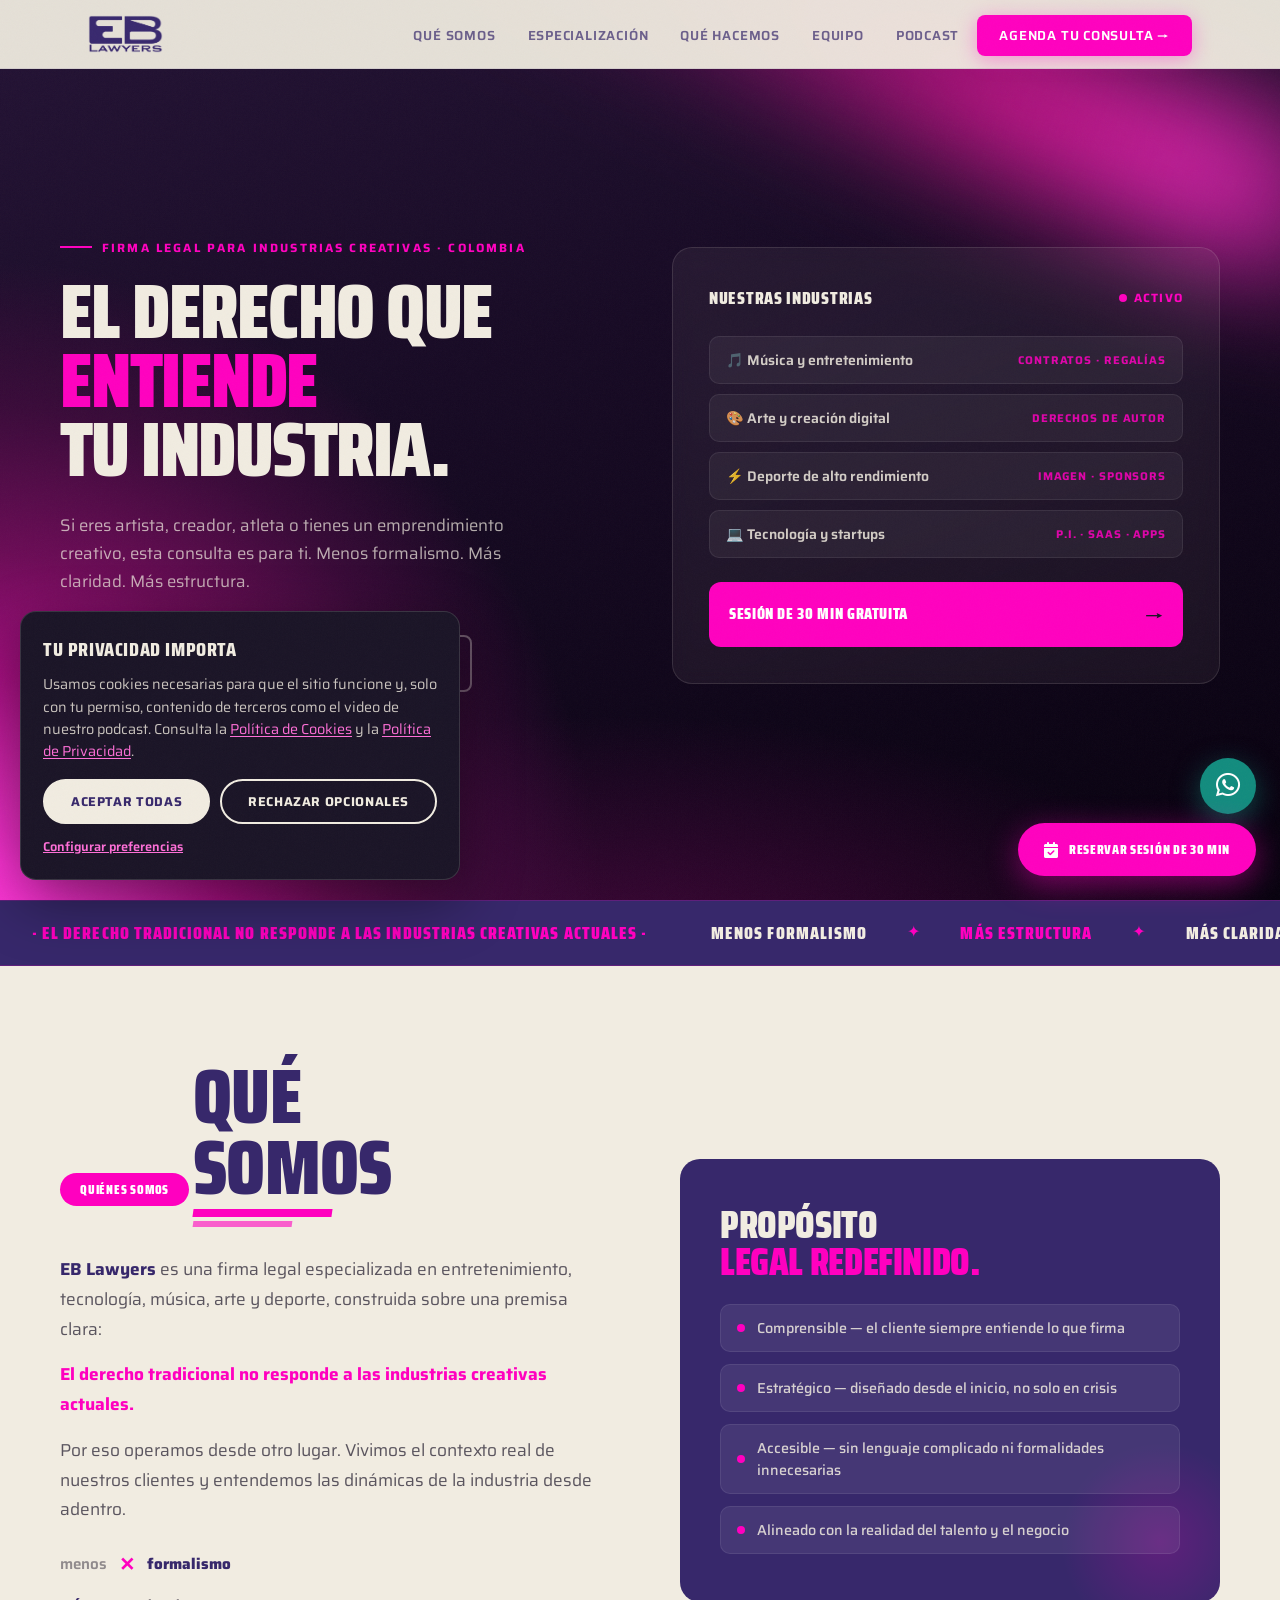
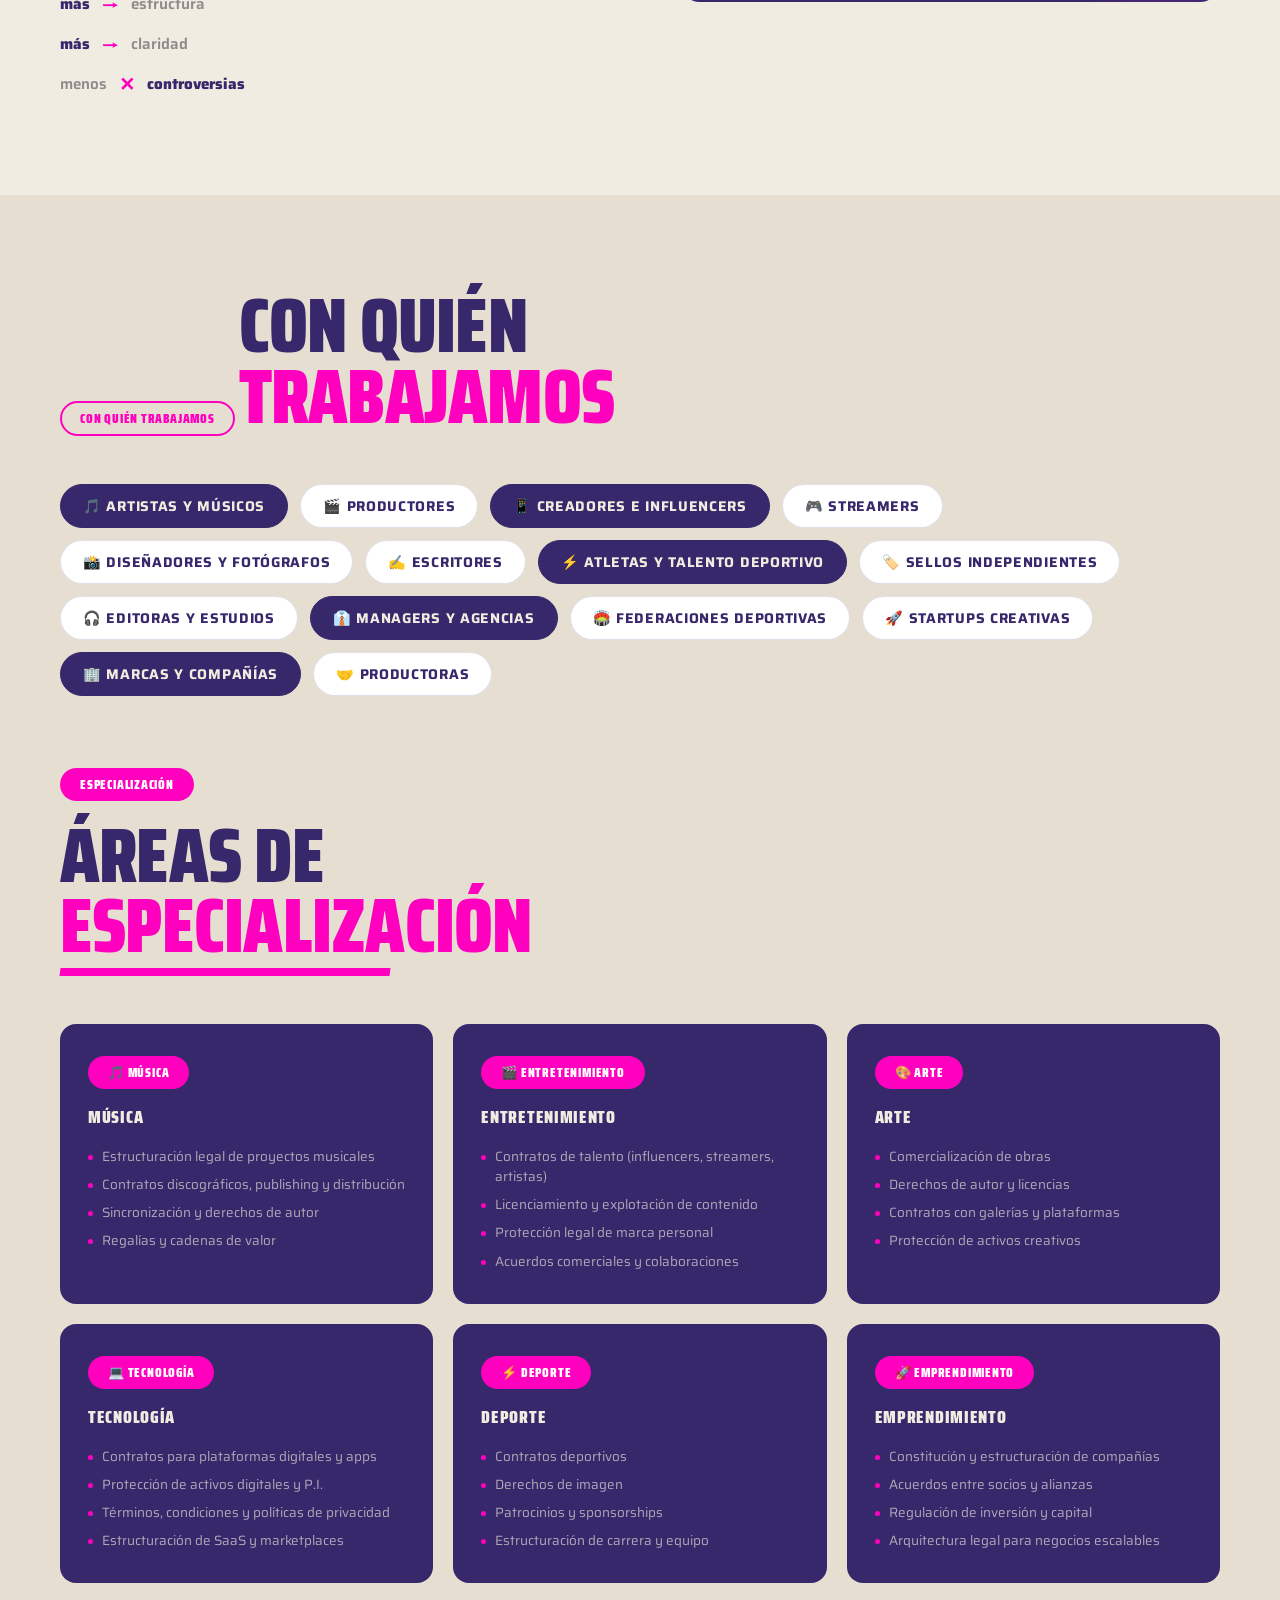
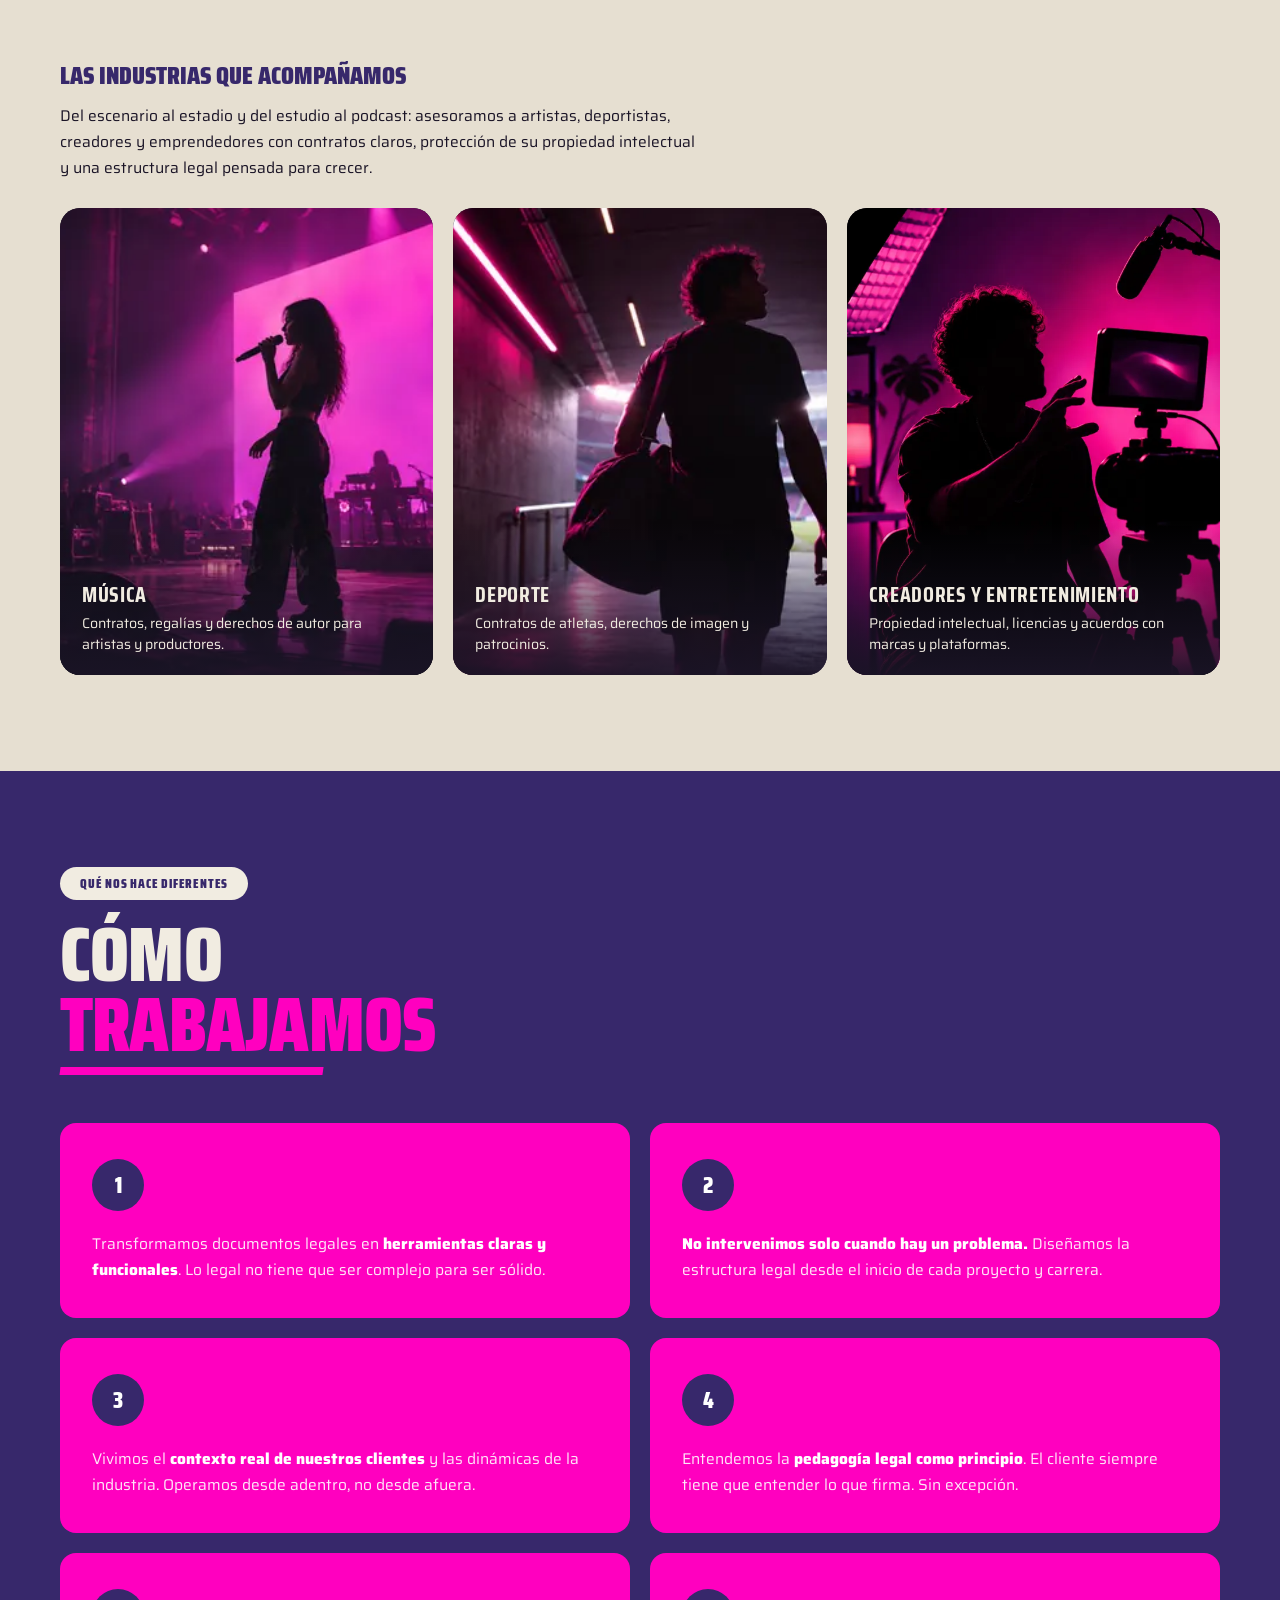
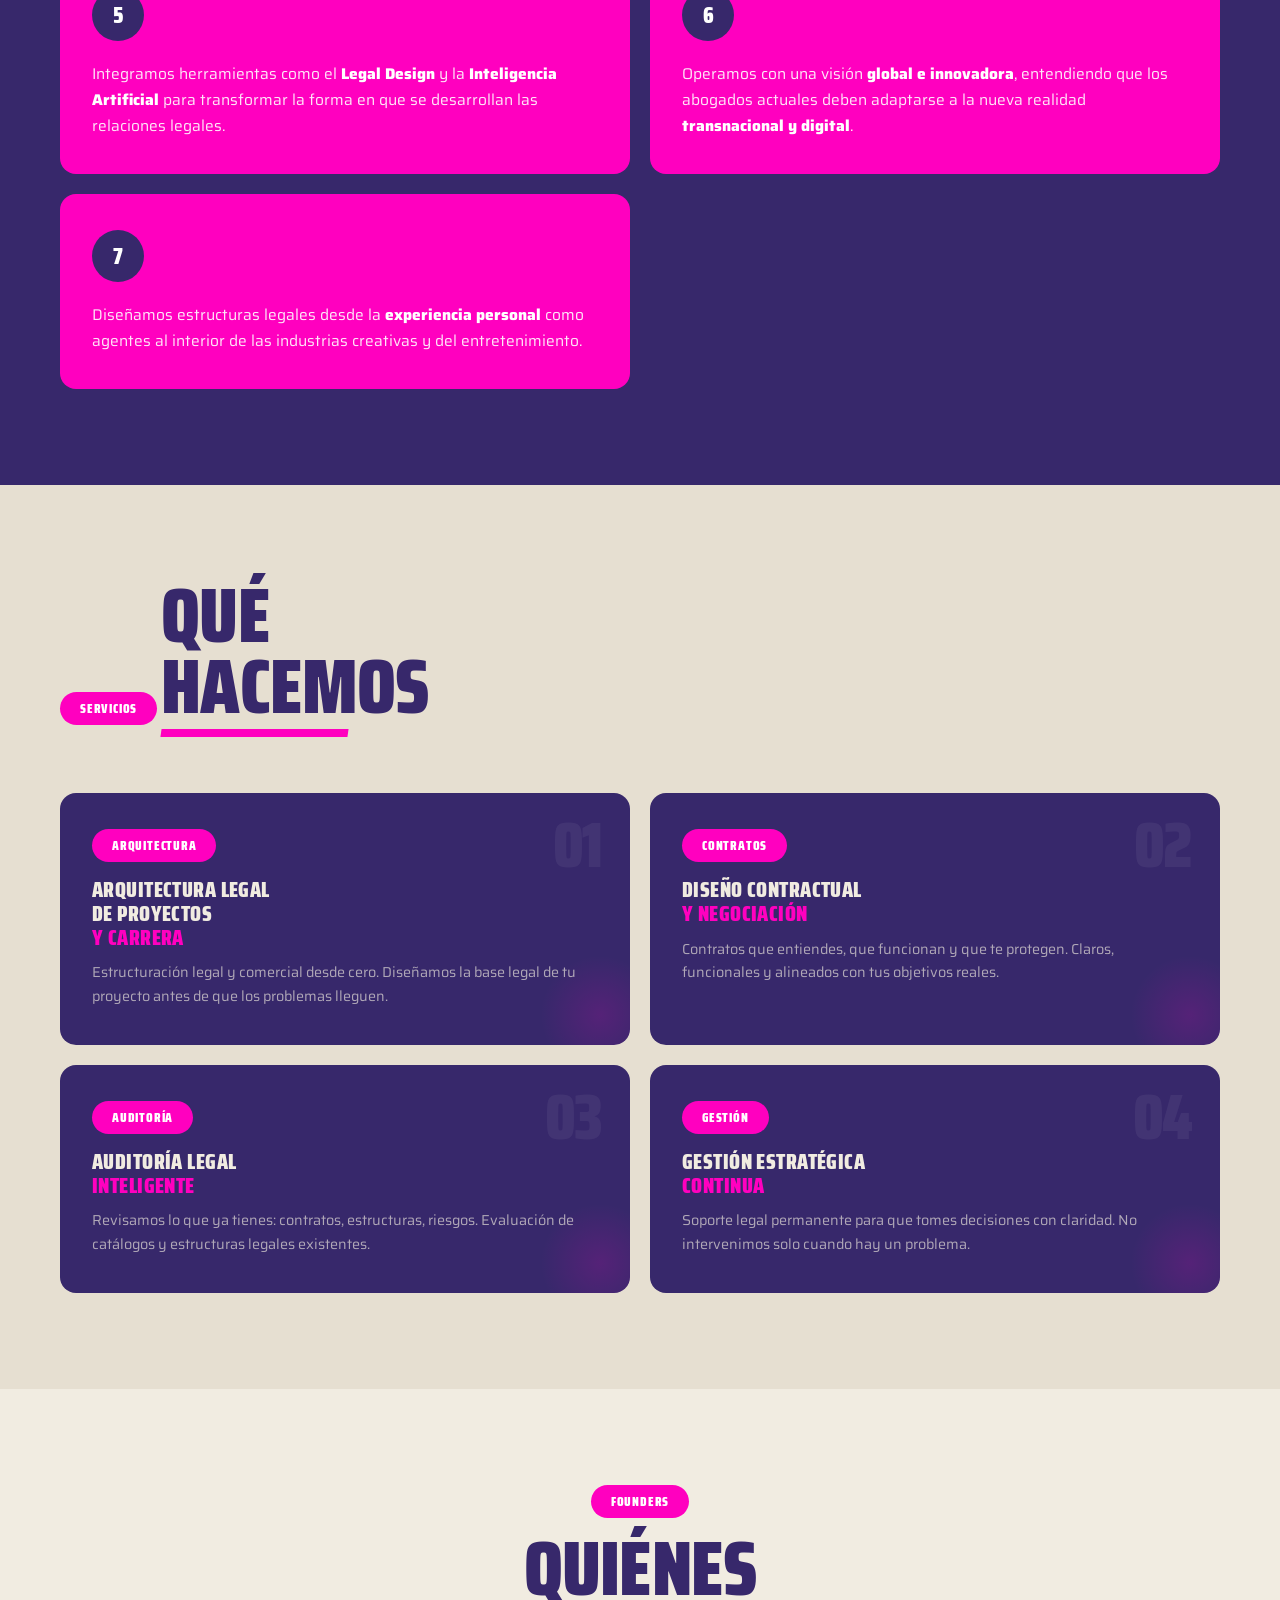
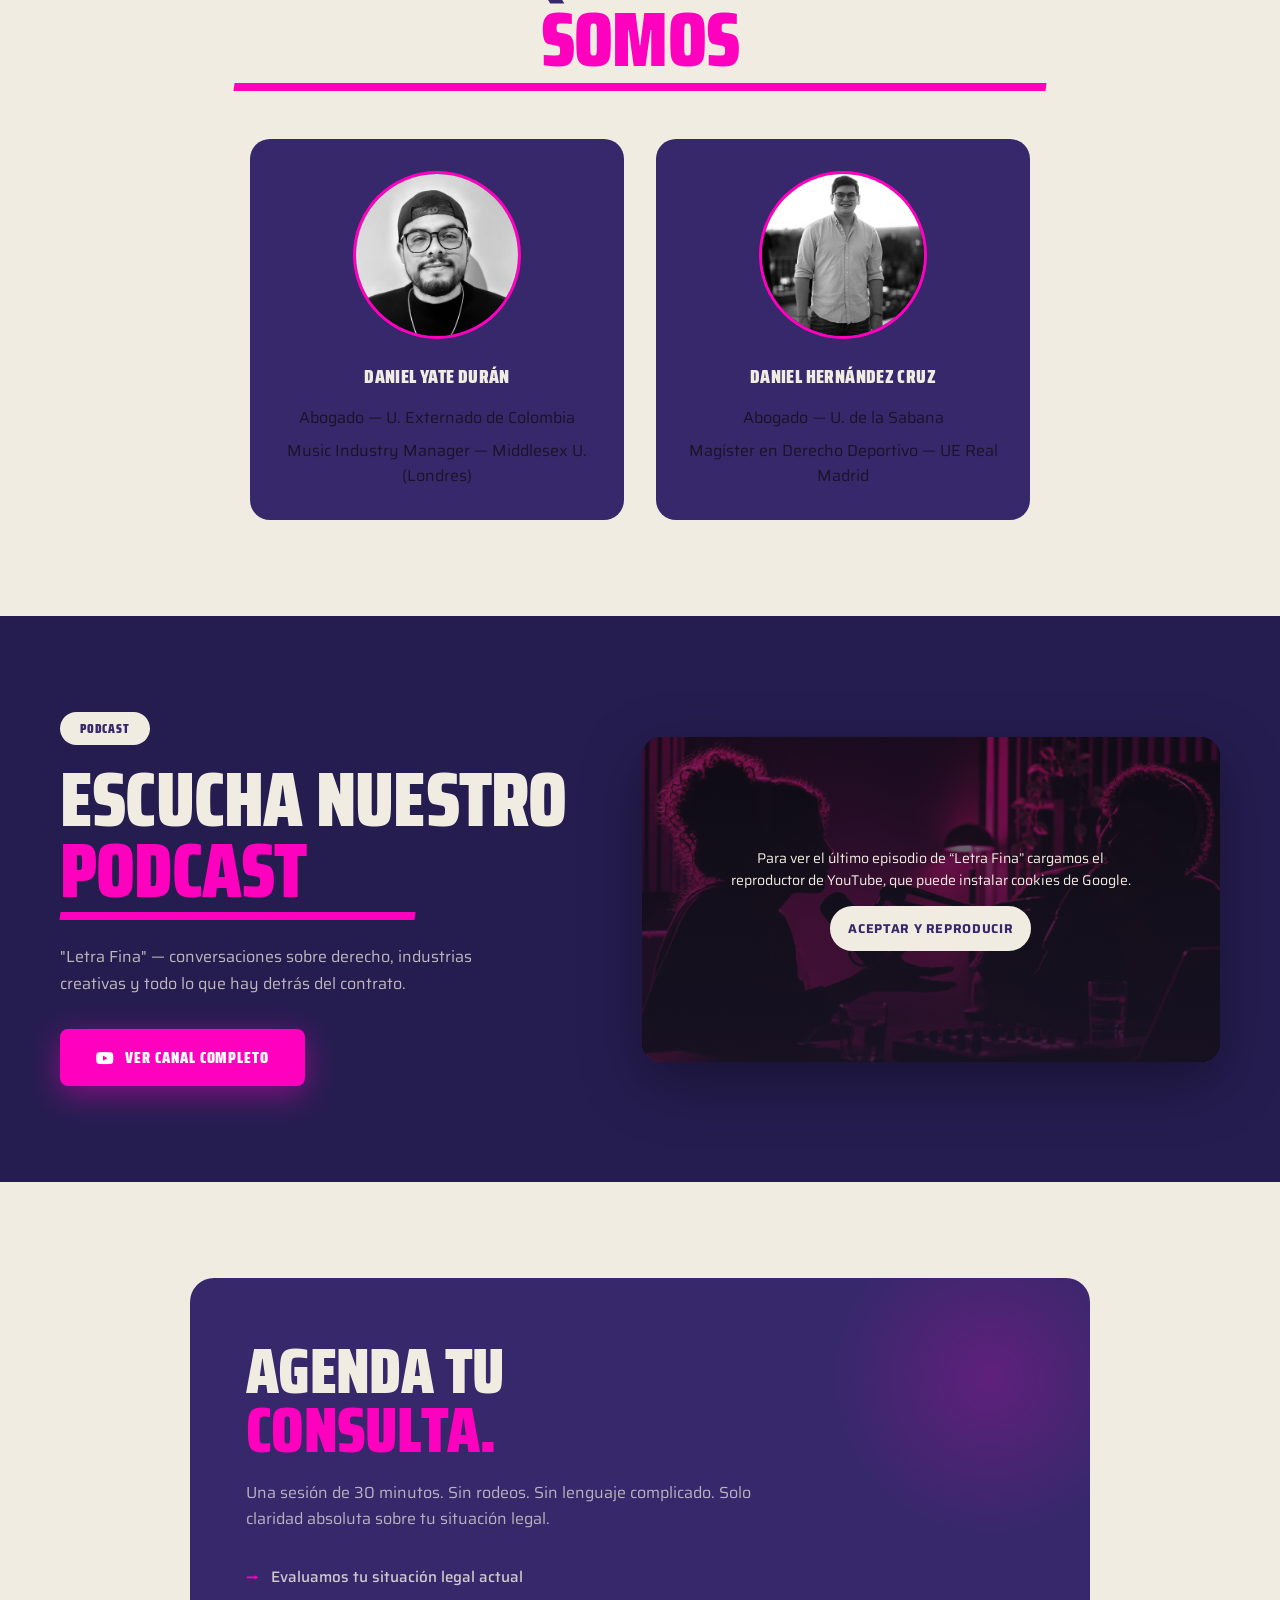
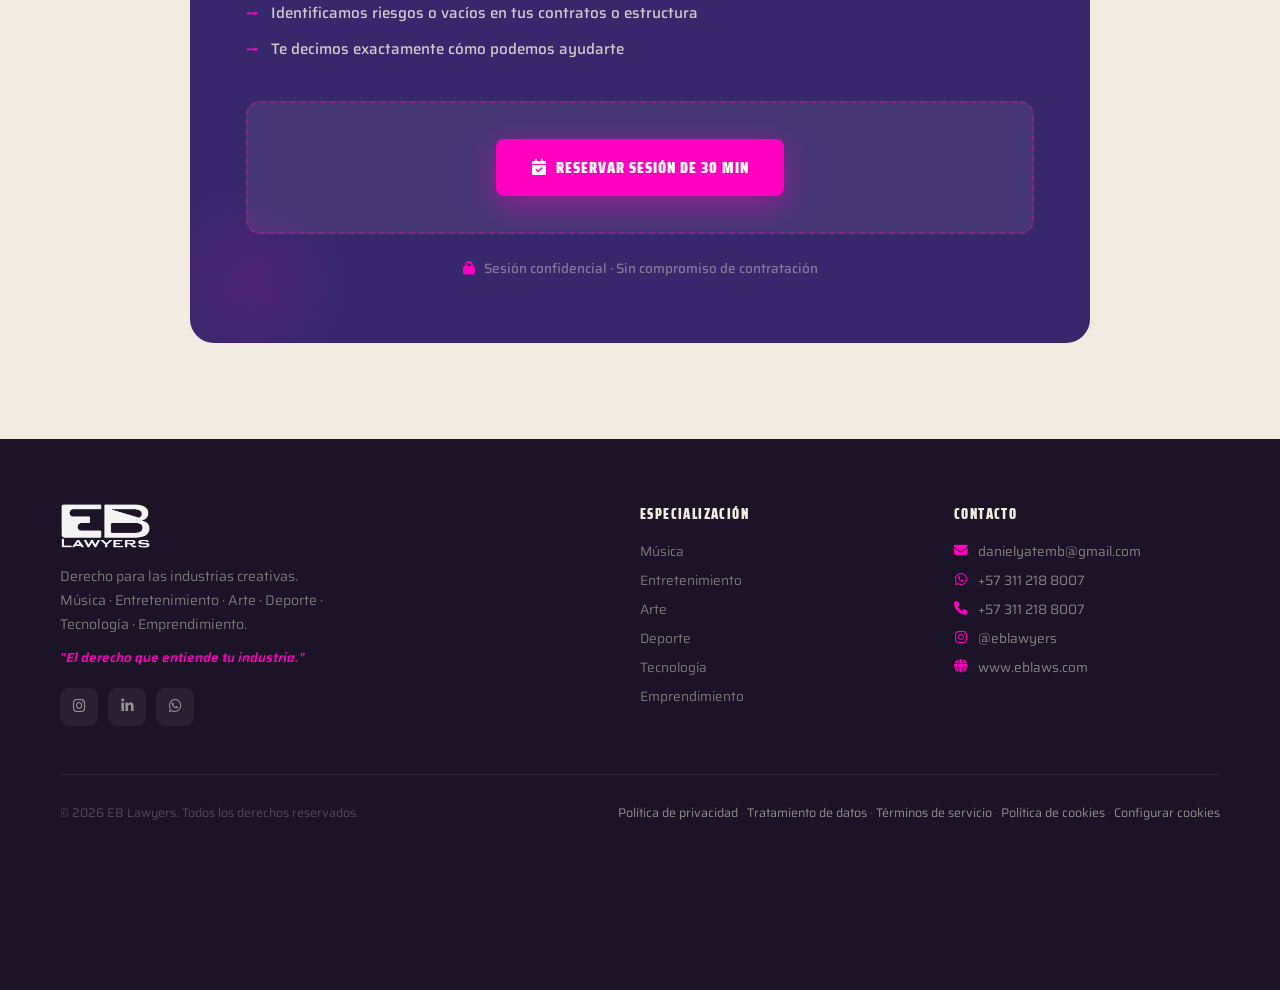
<file: index.html>
<!DOCTYPE html>
<html lang="es">
<head>
  <meta charset="UTF-8"/>
  <meta name="viewport" content="width=device-width, initial-scale=1.0"/>
  <title>EB Lawyers – El derecho que entiende tu industria</title>
  <meta name="description" content="Firma legal en Colombia para industrias creativas: música, entretenimiento, arte, deporte y tecnología. Contratos y propiedad intelectual. Agenda 30 min."/>
  <meta name="robots" content="index,follow,max-image-preview:large"/>
  <link rel="canonical" href="https://eblaws.com/"/>
  <meta property="og:type" content="website"/>
  <meta property="og:locale" content="es_CO"/>
  <meta property="og:site_name" content="EB Lawyers"/>
  <meta property="og:title" content="EB Lawyers – El derecho que entiende tu industria"/>
  <meta property="og:description" content="Firma legal en Colombia para industrias creativas: música, entretenimiento, arte, deporte y tecnología. Contratos y propiedad intelectual. Agenda 30 min."/>
  <meta property="og:url" content="https://eblaws.com/"/>
  <meta property="og:image" content="https://eblaws.com/assets/img/og-eb-lawyers.jpg"/>
  <meta property="og:image:width" content="1200"/><meta property="og:image:height" content="630"/>
  <meta property="og:image:alt" content="Cantante en la prueba de sonido de un concierto con luces magenta: EB Lawyers, derecho para industrias creativas"/>
  <meta name="twitter:card" content="summary_large_image"/>
  <meta name="twitter:title" content="EB Lawyers – El derecho que entiende tu industria"/>
  <meta name="twitter:description" content="Firma legal en Colombia para industrias creativas: música, entretenimiento, arte, deporte y tecnología. Contratos y propiedad intelectual. Agenda 30 min."/>
  <meta name="twitter:image" content="https://eblaws.com/assets/img/og-eb-lawyers.jpg"/>
  <link rel="stylesheet" href="assets/cookies.css"/>
  <script type="application/ld+json">
{
 "@context": "https://schema.org",
 "@graph": [
  {
   "@type": "WebSite",
   "@id": "https://eblaws.com/#website",
   "url": "https://eblaws.com/",
   "name": "EB Lawyers",
   "inLanguage": "es-CO",
   "publisher": {
    "@id": "https://eblaws.com/#firma"
   }
  },
  {
   "@type": [
    "LegalService",
    "ProfessionalService"
   ],
   "@id": "https://eblaws.com/#firma",
   "name": "EB Lawyers",
   "alternateName": "EB Lawyers – El derecho que entiende tu industria",
   "url": "https://eblaws.com/",
   "logo": {
    "@type": "ImageObject",
    "url": "https://eblaws.com/assets/logo-blanco-web.png"
   },
   "image": [
    "https://eblaws.com/assets/img/deporte-tunel-estadio-1200.webp",
    "https://eblaws.com/assets/img/musica-pasada-de-sonido-concierto-1200.webp",
    "https://eblaws.com/assets/img/creador-contenido-estudio-1122.webp",
    "https://eblaws.com/assets/img/podcast-conversacion-letra-fina-1200.webp"
   ],
   "description": "Firma legal para industrias creativas en Colombia: asesoría en música, entretenimiento, arte, deporte, tecnología y emprendimiento; contratos, propiedad intelectual, auditoría legal y gestión estratégica.",
   "email": "danielyatemb@gmail.com",
   "telephone": "+57 311 218 8007",
   "areaServed": {
    "@type": "Country",
    "name": "Colombia"
   },
   "knowsLanguage": [
    "es",
    "en"
   ],
   "knowsAbout": [
    "Derecho del entretenimiento",
    "Derecho de la música",
    "Derecho deportivo",
    "Propiedad intelectual y derechos de autor",
    "Contratos para artistas y creadores",
    "Derecho de tecnología y startups",
    "Legal Design"
   ],
   "founder": [
    {
     "@type": "Person",
     "name": "Daniel Yate Durán",
     "jobTitle": "Abogado y cofundador",
     "alumniOf": [
      {
       "@type": "CollegeOrUniversity",
       "name": "Universidad Externado de Colombia"
      },
      {
       "@type": "CollegeOrUniversity",
       "name": "Middlesex University London"
      }
     ],
     "image": "https://eblaws.com/assets/daniel-yate.jpg"
    },
    {
     "@type": "Person",
     "name": "Daniel Hernández Cruz",
     "jobTitle": "Abogado y cofundador",
     "alumniOf": [
      {
       "@type": "CollegeOrUniversity",
       "name": "Universidad de La Sabana"
      },
      {
       "@type": "CollegeOrUniversity",
       "name": "Universidad Europea (UE Real Madrid)"
      }
     ],
     "image": "https://eblaws.com/assets/daniel-hernandez.jpg"
    }
   ],
   "sameAs": [
    "https://instagram.com/eblawyers",
    "https://www.youtube.com/@letrafinapodcast"
   ]
  },
  {
   "@type": "PodcastSeries",
   "name": "Letra Fina Podcast",
   "url": "https://www.youtube.com/@letrafinapodcast",
   "inLanguage": "es",
   "description": "Conversaciones sobre derecho, industrias creativas y todo lo que hay detrás del contrato.",
   "publisher": {
    "@id": "https://eblaws.com/#firma"
   }
  },
  {
   "@type": "ImageObject",
   "contentUrl": "https://eblaws.com/assets/img/deporte-tunel-estadio-1200.webp",
   "name": "Deportista caminando con su bolso por el túnel de un estadio iluminado con luz neón magenta",
   "description": "Deportista caminando con su bolso por el túnel de un estadio iluminado con luz neón magenta. Representación del derecho deportivo: contratos de atletas, derechos de imagen y patrocinios.",
   "caption": "Representación del derecho deportivo: contratos de atletas, derechos de imagen y patrocinios.",
   "inLanguage": "es",
   "creator": {
    "@id": "https://eblaws.com/#firma"
   },
   "license": "https://eblaws.com/terminos.html#pi"
  },
  {
   "@type": "ImageObject",
   "contentUrl": "https://eblaws.com/assets/img/musica-pasada-de-sonido-concierto-1200.webp",
   "name": "Cantante en la prueba de sonido sobre un escenario con luces magenta",
   "description": "Cantante en la prueba de sonido sobre un escenario con luces magenta. Representación de la asesoría legal para artistas: contratos musicales, regalías y derechos de autor.",
   "caption": "Representación de la asesoría legal para artistas: contratos musicales, regalías y derechos de autor.",
   "inLanguage": "es",
   "creator": {
    "@id": "https://eblaws.com/#firma"
   },
   "license": "https://eblaws.com/terminos.html#pi"
  },
  {
   "@type": "ImageObject",
   "contentUrl": "https://eblaws.com/assets/img/creador-contenido-estudio-1122.webp",
   "name": "Creador de contenido en silueta frente a cámara, micrófono y luz LED en un estudio magenta",
   "description": "Creador de contenido en silueta frente a cámara, micrófono y luz LED en un estudio magenta. Representación de la asesoría legal para creadores digitales y propiedad intelectual.",
   "caption": "Representación de la asesoría legal para creadores digitales y propiedad intelectual.",
   "inLanguage": "es",
   "creator": {
    "@id": "https://eblaws.com/#firma"
   },
   "license": "https://eblaws.com/terminos.html#pi"
  },
  {
   "@type": "ImageObject",
   "contentUrl": "https://eblaws.com/assets/img/podcast-conversacion-letra-fina-1200.webp",
   "name": "Dos personas conversando con micrófonos y audífonos en un estudio de podcast iluminado en magenta",
   "description": "Dos personas conversando con micrófonos y audífonos en un estudio de podcast iluminado en magenta. Representación del podcast Letra Fina sobre derecho e industrias creativas.",
   "caption": "Representación del podcast Letra Fina sobre derecho e industrias creativas.",
   "inLanguage": "es",
   "creator": {
    "@id": "https://eblaws.com/#firma"
   },
   "license": "https://eblaws.com/terminos.html#pi"
  }
 ]
}
  </script>
  <link rel="icon" type="image/x-icon" href="assets/favicon.ico"/>
  <link rel="icon" type="image/png" sizes="16x16" href="assets/favicon-16.png"/>
  <link rel="icon" type="image/png" sizes="32x32" href="assets/favicon-32.png"/>
  <link rel="icon" type="image/png" sizes="48x48" href="assets/favicon-48.png"/>
  <link rel="icon" type="image/png" sizes="192x192" href="assets/favicon-192.png"/>
  <link rel="apple-touch-icon" sizes="180x180" href="assets/apple-touch-icon.png"/>
  <link rel="preconnect" href="https://fonts.googleapis.com"/>
  <link href="https://fonts.googleapis.com/css2?family=Saira:ital,wght@0,300;0,400;0,500;0,600;0,700;0,800;0,900;1,300&family=Saira+Condensed:wght@700;800;900&display=swap" rel="stylesheet"/>
  <link rel="stylesheet" href="https://cdnjs.cloudflare.com/ajax/libs/font-awesome/6.5.0/css/all.min.css"/>
  <style>
    /* ===== TOKENS ===== */
    :root {
      --purple:   #37286b;
      --purple-d: #251d50;
      --purple-l: #4a3990;
      --magenta:  #ff00bf;
      --magenta-d:#d400a0;
      --cream:    #f1ece1;
      --cream-d:  #e6dfd1;
      --dark:     #1a1426;
      --text:     #1a1426;
    }

    /* ===== RESET ===== */
    *, *::before, *::after { box-sizing: border-box; margin: 0; padding: 0; }
    html { scroll-behavior: smooth; }
    body {
      font-family: 'Saira', system-ui, sans-serif;
      background: var(--cream);
      color: var(--text);
      overflow-x: hidden;
      -webkit-font-smoothing: antialiased;
    }
    a { text-decoration: none; color: inherit; }
    img { max-width: 100%; display: block; }

    /* ===== GRAIN TEXTURE ===== */
    body::before {
      content: '';
      position: fixed; inset: 0; z-index: 9998;
      pointer-events: none;
      opacity: 0.032;
      background-image: url("data:image/svg+xml,%3Csvg viewBox='0 0 512 512' xmlns='http://www.w3.org/2000/svg'%3E%3Cfilter id='noise'%3E%3CfeTurbulence type='fractalNoise' baseFrequency='0.9' numOctaves='4' stitchTiles='stitch'/%3E%3C/filter%3E%3Crect width='100%25' height='100%25' filter='url(%23noise)'/%3E%3C/svg%3E");
      background-size: 200px 200px;
    }

    /* ===== UTILITIES ===== */
    .container { max-width: 1160px; margin: 0 auto; padding: 0 28px; }
    .section { padding: 96px 28px; }

    /* Section title style from brief */
    .section-title {
      font-family: 'Saira Condensed', sans-serif;
      font-weight: 900;
      font-size: clamp(2.8rem, 6vw, 5.5rem);
      text-transform: uppercase;
      line-height: 0.92;
      color: var(--purple);
      letter-spacing: -0.01em;
      position: relative;
      display: inline-block;
    }
    .section-title .highlight { color: var(--magenta); }
    .title-underline {
      display: block;
      width: 70%; height: 8px;
      background: var(--magenta);
      margin-top: 6px;
      transform: skewX(-8deg);
    }
    .title-underline-2 {
      display: block;
      width: 50%; height: 6px;
      background: var(--magenta);
      margin-top: 4px;
      transform: skewX(-8deg);
      opacity: 0.6;
    }

    /* Magenta pill label */
    .pill {
      display: inline-block;
      background: var(--magenta);
      color: #fff;
      font-family: 'Saira Condensed', sans-serif;
      font-weight: 900;
      font-size: 0.82rem;
      text-transform: uppercase;
      letter-spacing: 0.06em;
      padding: 6px 20px;
      border-radius: 50px;
    }
    .pill-outline {
      display: inline-block;
      background: transparent;
      color: var(--magenta);
      border: 2px solid var(--magenta);
      font-family: 'Saira Condensed', sans-serif;
      font-weight: 900;
      font-size: 0.82rem;
      text-transform: uppercase;
      letter-spacing: 0.06em;
      padding: 5px 18px;
      border-radius: 50px;
    }
    .pill-cream {
      display: inline-block;
      background: var(--cream);
      color: var(--purple);
      font-family: 'Saira Condensed', sans-serif;
      font-weight: 900;
      font-size: 0.82rem;
      text-transform: uppercase;
      letter-spacing: 0.06em;
      padding: 6px 20px;
      border-radius: 50px;
    }

    /* ===== NAVBAR ===== */
    .navbar {
      position: fixed; top: 0; left: 0; right: 0; z-index: 1000;
      background: rgba(241,236,225,0.95);
      backdrop-filter: blur(12px);
      border-bottom: 1px solid rgba(55,40,107,0.1);
      transition: box-shadow 0.3s;
    }
    .navbar.scrolled { box-shadow: 0 2px 20px rgba(55,40,107,0.12); }
    .nav-inner {
      max-width: 1160px; margin: 0 auto; padding: 0 28px;
      display: flex; align-items: center; justify-content: space-between;
      height: 68px;
    }
    .nav-logo {
      display: flex; align-items: center;
      cursor: pointer;
    }
    .nav-logo-img {
      height: 38px; width: auto; display: block;
    }
    .nav-links {
      display: flex; align-items: center; gap: 4px; list-style: none;
    }
    .nav-links a {
      font-family: 'Saira', sans-serif;
      font-size: 0.82rem; font-weight: 600;
      text-transform: uppercase; letter-spacing: 0.06em;
      color: var(--purple); opacity: 0.7;
      padding: 7px 14px; border-radius: 6px;
      transition: opacity 0.2s, background 0.2s;
    }
    .nav-links a:hover { opacity: 1; background: rgba(55,40,107,0.06); }
    .nav-cta {
      background: var(--magenta);
      color: #fff !important; opacity: 1 !important;
      padding: 10px 22px !important; border-radius: 8px !important;
      box-shadow: 0 4px 20px rgba(255,0,191,0.35);
      transition: box-shadow 0.2s, transform 0.2s !important;
    }
    .nav-cta:hover {
      box-shadow: 0 8px 28px rgba(255,0,191,0.50) !important;
      transform: translateY(-1px);
    }
    .hamburger {
      display: none; flex-direction: column; gap: 5px; cursor: pointer; padding: 4px;
    }
    .hamburger span { display: block; width: 22px; height: 2px; background: var(--purple); border-radius: 2px; }

    /* ===== HERO ===== */
    .hero {
      min-height: 100vh;
      /* Neon magenta shadow gradient: dark base, glow from bottom-left, diagonal streak to top-right */
      background:
        radial-gradient(ellipse 48vw 52vw at -1% 103%, #ff38d9 0%, #fc30d3 10%, rgba(226,38,184,.95) 22%, rgba(182,14,139,.9) 38%, rgba(126,12,97,.82) 56%, rgba(70,10,64,.72) 78%, rgba(40,8,45,0) 100%),
        radial-gradient(ellipse 50vw 20vw at 48% 108%, rgba(110,8,88,.55) 0%, rgba(40,8,45,0) 100%),
        linear-gradient(160deg, #241335 0%, #170a24 40%, #07010e 100%);
      display: flex; align-items: center;
      padding: 110px 28px 80px;
      position: relative; overflow: hidden;
    }
    /* Diagonal neon streak toward the top-right */
    .hero::after {
      content: ''; position: absolute; top: -2.5vw; right: -10vw; width: 80vw; height: 12.5vw;
      background: linear-gradient(90deg, rgba(96,8,82,0) 0%, rgba(150,12,115,.55) 30%, rgba(206,20,142,.95) 62%, rgba(255,42,200,.85) 86%, rgba(96,8,82,.45) 100%);
      transform: rotate(22deg); filter: blur(4.5vw); pointer-events: none; z-index: 0;
    }
    /* Diagonal accent lines */
    .hero-lines {
      position: absolute; inset: 0; overflow: hidden; pointer-events: none; z-index: 0; display: none;
    }
    .hero-lines::before {
      content: '';
      position: absolute; top: -50%; right: -10%; width: 1px; height: 200%;
      background: linear-gradient(to bottom, transparent, rgba(255,0,191,0.25), transparent);
      transform: rotate(-15deg);
    }
    .hero-lines::after {
      content: '';
      position: absolute; top: -50%; right: 6%; width: 1px; height: 200%;
      background: linear-gradient(to bottom, transparent, rgba(255,0,191,0.12), transparent);
      transform: rotate(-15deg);
    }
    .hero-inner {
      max-width: 1160px; margin: 0 auto; width: 100%;
      display: grid; grid-template-columns: 1fr 1fr; gap: 64px; align-items: center;
      position: relative; z-index: 1;
    }
    .hero-eyebrow {
      font-family: 'Saira', sans-serif;
      font-size: 0.75rem; font-weight: 700;
      text-transform: uppercase; letter-spacing: 0.18em;
      color: var(--magenta); margin-bottom: 20px;
      display: flex; align-items: center; gap: 10px;
    }
    .hero-eyebrow::before {
      content: ''; display: block; width: 32px; height: 2px; background: var(--magenta);
    }
    .hero h1 {
      font-family: 'Saira Condensed', sans-serif;
      font-weight: 900;
      font-size: clamp(3rem, 6vw, 6rem);
      text-transform: uppercase;
      line-height: 0.9;
      color: var(--cream);
      letter-spacing: -0.02em;
      margin-bottom: 28px;
    }
    .hero h1 .magenta { color: var(--magenta); }
    .hero p {
      font-size: 1.05rem; font-weight: 400;
      color: rgba(241,236,225,0.72); line-height: 1.65;
      margin-bottom: 40px; max-width: 480px;
    }
    .hero-btns { display: flex; gap: 14px; flex-wrap: wrap; }
    .btn-magenta {
      background: var(--magenta); color: #fff;
      font-family: 'Saira Condensed', sans-serif;
      font-weight: 900; font-size: 1rem;
      text-transform: uppercase; letter-spacing: 0.06em;
      padding: 16px 36px; border-radius: 8px; border: none; cursor: pointer;
      display: inline-flex; align-items: center; gap: 10px;
      box-shadow: 0 8px 32px rgba(255,0,191,0.45);
      transition: transform 0.2s, box-shadow 0.2s;
    }
    .btn-magenta:hover { transform: translateY(-3px); box-shadow: 0 14px 40px rgba(255,0,191,0.55); }
    .btn-outline-cream {
      background: transparent; color: var(--cream);
      font-family: 'Saira Condensed', sans-serif;
      font-weight: 700; font-size: 1rem;
      text-transform: uppercase; letter-spacing: 0.06em;
      padding: 14px 32px; border-radius: 8px;
      border: 2px solid rgba(241,236,225,0.35); cursor: pointer;
      display: inline-flex; align-items: center; gap: 8px;
      transition: border-color 0.2s, background 0.2s;
    }
    .btn-outline-cream:hover { border-color: rgba(241,236,225,0.7); background: rgba(241,236,225,0.06); }
    /* Hero right: visual card */
    .hero-card {
      background: rgba(241,236,225,0.06);
      border: 1px solid rgba(241,236,225,0.12);
      border-radius: 20px; padding: 36px;
      backdrop-filter: blur(8px);
    }
    .hero-card-header {
      display: flex; align-items: center; justify-content: space-between; margin-bottom: 24px;
    }
    .hero-card-header h3 {
      font-family: 'Saira Condensed', sans-serif;
      font-weight: 900; font-size: 1.1rem; text-transform: uppercase;
      color: var(--cream); letter-spacing: 0.04em;
    }
    .hero-dot-live {
      display: flex; align-items: center; gap: 7px;
      color: var(--magenta); font-size: 0.75rem; font-weight: 700;
      text-transform: uppercase; letter-spacing: 0.1em;
    }
    .dot-pulse {
      width: 8px; height: 8px; background: var(--magenta); border-radius: 50%;
      animation: pulse 2s ease-in-out infinite;
    }
    @keyframes pulse { 0%,100%{opacity:1;transform:scale(1)} 50%{opacity:0.5;transform:scale(0.8)} }
    .hero-areas {
      display: flex; flex-direction: column; gap: 10px; margin-bottom: 24px;
    }
    .hero-area-item {
      display: flex; align-items: center; justify-content: space-between;
      background: rgba(255,255,255,0.05);
      border: 1px solid rgba(255,255,255,0.08);
      border-radius: 10px; padding: 12px 16px;
    }
    .hero-area-name {
      font-family: 'Saira', sans-serif; font-weight: 600; font-size: 0.88rem;
      color: rgba(241,236,225,0.85);
    }
    .hero-area-tag {
      font-size: 0.7rem; font-weight: 700; text-transform: uppercase;
      letter-spacing: 0.08em; color: var(--magenta); opacity: 0.85;
    }
    .hero-card-bottom {
      background: var(--magenta); border-radius: 12px; padding: 16px 20px;
      display: flex; align-items: center; justify-content: space-between;
      cursor: pointer; transition: transform 0.2s, box-shadow 0.2s;
    }
    .hero-card-bottom:hover {
      transform: translateY(-2px);
      box-shadow: 0 10px 28px rgba(255,0,191,0.35);
    }
    .hero-card-bottom p {
      font-family: 'Saira Condensed', sans-serif; font-weight: 900;
      font-size: 1rem; text-transform: uppercase; letter-spacing: 0.04em;
      color: #fff; margin: 0 !important;
    }
    .hero-card-bottom span { font-size: 1.3rem; }

    /* ===== MARQUEE ===== */
    .marquee-strip {
      background: var(--purple);
      padding: 18px 0; overflow: hidden;
      border-top: 1px solid rgba(255,0,191,0.2);
      border-bottom: 1px solid rgba(255,0,191,0.2);
    }
    .marquee-track {
      display: flex; gap: 0;
      animation: marquee 22s linear infinite;
      width: max-content;
    }
    .marquee-track:hover { animation-play-state: paused; }
    @keyframes marquee { from { transform: translateX(0) } to { transform: translateX(-50%) } }
    .marquee-item {
      font-family: 'Saira Condensed', sans-serif;
      font-weight: 900; font-size: 1.1rem;
      text-transform: uppercase; letter-spacing: 0.06em;
      white-space: nowrap; padding: 0 32px;
    }
    .marquee-item.purple { color: var(--cream); }
    .marquee-item.magenta { color: var(--magenta); }
    .marquee-dot { color: var(--magenta); padding: 0 8px; }

    /* ===== QUÉ SOMOS ===== */
    .quienes-grid {
      display: grid; grid-template-columns: 1fr 1fr; gap: 80px; align-items: center;
      max-width: 1160px; margin: 0 auto;
    }
    .quienes-text p {
      font-size: 1.08rem; line-height: 1.72; color: rgba(26,20,38,0.7);
      margin-bottom: 16px;
    }
    .quienes-text strong { color: var(--purple); font-weight: 700; }
    .quienes-text .magenta-text { color: var(--magenta); font-weight: 700; }
    .quienes-claims {
      display: flex; flex-direction: column; gap: 10px; margin-top: 24px;
    }
    .claim-row {
      display: flex; align-items: center; gap: 12px;
      font-family: 'Saira', sans-serif; font-weight: 600; font-size: 0.95rem;
    }
    .claim-row .less { color: rgba(26,20,38,0.45); }
    .claim-row .more { color: var(--purple); font-weight: 800; }
    .claim-sep { color: var(--magenta); font-size: 1.2rem; }
    .quienes-visual {
      background: var(--purple); border-radius: 20px; padding: 48px 40px;
      position: relative; overflow: hidden;
    }
    .quienes-visual::before {
      content: '';
      position: absolute; bottom: -40px; right: -40px;
      width: 200px; height: 200px;
      background: radial-gradient(circle, rgba(255,0,191,0.2) 0%, transparent 70%);
      border-radius: 50%;
    }
    .quienes-visual h3 {
      font-family: 'Saira Condensed', sans-serif;
      font-weight: 900; font-size: 2.4rem; text-transform: uppercase;
      color: var(--cream); line-height: 0.95; margin-bottom: 24px;
      letter-spacing: -0.01em; position: relative; z-index: 1;
    }
    .quienes-visual h3 span { color: var(--magenta); }
    .quienes-purpose-items {
      display: flex; flex-direction: column; gap: 12px; position: relative; z-index: 1;
    }
    .purpose-item {
      display: flex; align-items: center; gap: 12px;
      background: rgba(255,255,255,0.07); border-radius: 10px; padding: 12px 16px;
      border: 1px solid rgba(255,255,255,0.08);
    }
    .purpose-bullet {
      width: 8px; height: 8px; background: var(--magenta);
      border-radius: 50%; flex-shrink: 0;
    }
    .purpose-item span {
      font-size: 0.9rem; font-weight: 500;
      color: rgba(241,236,225,0.85);
    }

    /* ===== CON QUIÉN TRABAJAMOS ===== */
    .conquien-section {
      background: var(--cream-d);
      padding: 80px 28px;
      overflow: hidden;
    }
    .conquien-title-wrap { max-width: 1160px; margin: 0 auto 40px; }
    .clients-scroll {
      display: flex; flex-wrap: wrap; gap: 12px;
      max-width: 1160px; margin: 0 auto;
    }
    .client-tag {
      background: #fff; color: var(--purple);
      font-family: 'Saira', sans-serif; font-weight: 700; font-size: 0.88rem;
      text-transform: uppercase; letter-spacing: 0.05em;
      padding: 10px 22px; border-radius: 50px;
      border: 1.5px solid rgba(55,40,107,0.15);
      transition: background 0.2s, color 0.2s, border-color 0.2s;
    }
    .client-tag:hover { background: var(--purple); color: var(--cream); border-color: var(--purple); }
    .client-tag.featured {
      background: var(--purple); color: var(--cream); border-color: var(--purple);
    }

    /* ===== SERVICIOS ===== */
    .services-grid {
      display: grid; grid-template-columns: repeat(2, 1fr); gap: 20px;
      max-width: 1160px; margin: 48px auto 0;
    }
    .service-card {
      background: var(--purple); border-radius: 16px; padding: 36px 32px;
      position: relative; overflow: hidden;
      transition: transform 0.25s, box-shadow 0.25s;
    }
    .service-card:hover { transform: translateY(-5px); box-shadow: 0 20px 50px rgba(55,40,107,0.3); }
    .service-card::after {
      content: '';
      position: absolute; bottom: -30px; right: -30px;
      width: 120px; height: 120px;
      background: radial-gradient(circle, rgba(255,0,191,0.15) 0%, transparent 70%);
      border-radius: 50%; pointer-events: none;
    }
    .service-num {
      font-family: 'Saira Condensed', sans-serif;
      font-weight: 900; font-size: 4rem; line-height: 1;
      color: rgba(255,255,255,0.06); position: absolute;
      top: 20px; right: 28px; letter-spacing: -0.02em;
    }
    .service-card h3 {
      font-family: 'Saira Condensed', sans-serif;
      font-weight: 900; font-size: 1.35rem; text-transform: uppercase;
      color: var(--cream); letter-spacing: 0.02em;
      margin: 16px 0 12px; line-height: 1.1; position: relative; z-index: 1;
    }
    .service-card h3 .magenta { color: var(--magenta); }
    .service-card p {
      font-size: 0.9rem; color: rgba(241,236,225,0.65); line-height: 1.65;
      position: relative; z-index: 1;
    }

    /* ===== ÁREAS ===== */
    .areas-section { background: var(--cream); }
    .areas-grid {
      display: grid; grid-template-columns: repeat(3, 1fr); gap: 20px;
      max-width: 1160px; margin: 48px auto 0;
    }
    .area-card {
      background: var(--purple); border-radius: 16px; padding: 32px 28px;
      transition: transform 0.25s, box-shadow 0.25s;
      position: relative; overflow: hidden;
    }
    .area-card:hover { transform: translateY(-5px); box-shadow: 0 20px 50px rgba(55,40,107,0.3); }
    .area-card h3 {
      font-family: 'Saira Condensed', sans-serif;
      font-weight: 900; font-size: 1.1rem; text-transform: uppercase;
      color: var(--cream); letter-spacing: 0.04em; margin: 14px 0 16px;
    }
    .area-card ul { list-style: none; display: flex; flex-direction: column; gap: 8px; }
    .area-card ul li {
      font-size: 0.84rem; color: rgba(241,236,225,0.65); line-height: 1.5;
      padding-left: 14px; position: relative;
    }
    .area-card ul li::before {
      content: ''; position: absolute; left: 0; top: 8px;
      width: 5px; height: 5px; background: var(--magenta); border-radius: 50%;
    }

    /* ===== CÓMO TRABAJAMOS ===== */
    .como-section { background: var(--purple); padding: 96px 28px; }
    .como-section .section-title { color: var(--cream); }
    .como-section .section-title .highlight { color: var(--magenta); }
    .como-grid {
      display: grid; grid-template-columns: repeat(2, 1fr); gap: 20px;
      max-width: 1160px; margin: 48px auto 0;
    }
    .como-card {
      background: var(--magenta);
      border-radius: 16px; padding: 36px 32px;
      position: relative;
    }
    .como-num {
      width: 52px; height: 52px;
      background: var(--purple); border-radius: 50%;
      display: flex; align-items: center; justify-content: center;
      font-family: 'Saira Condensed', sans-serif; font-weight: 900; font-size: 1.4rem;
      color: #fff; margin-bottom: 20px;
    }
    .como-card p {
      font-size: 0.97rem; color: rgba(255,255,255,0.9); line-height: 1.65;
    }
    .como-card p strong { color: #fff; font-weight: 800; }

    /* ===== QUÉ NOS HACE DIFERENTES ===== */
    .diff-grid {
      display: grid; grid-template-columns: repeat(3, 1fr); gap: 20px;
      max-width: 1160px; margin: 48px auto 0;
    }
    .diff-card {
      background: #fff; border-radius: 16px; padding: 36px 28px;
      border: 1.5px solid rgba(55,40,107,0.1);
      transition: transform 0.25s, box-shadow 0.25s;
    }
    .diff-card:hover { transform: translateY(-4px); box-shadow: 0 16px 40px rgba(55,40,107,0.1); }
    .diff-num {
      width: 52px; height: 52px;
      background: var(--magenta); border-radius: 50%;
      display: flex; align-items: center; justify-content: center;
      font-family: 'Saira Condensed', sans-serif; font-weight: 900; font-size: 1.4rem;
      color: #fff; margin-bottom: 20px;
    }
    .diff-card p {
      font-size: 0.92rem; color: rgba(26,20,38,0.7); line-height: 1.65;
    }
    .diff-card p strong { color: var(--purple); font-weight: 800; }

    /* ===== CONSULTA CTA ===== */
    .consulta-section { background: var(--cream); }
    .consulta-inner {
      max-width: 900px; margin: 0 auto;
    }
    .consulta-card {
      background: var(--purple); border-radius: 24px;
      padding: 64px 56px; position: relative; overflow: hidden;
    }
    .consulta-card::before {
      content: '';
      position: absolute; top: -60px; right: -60px;
      width: 320px; height: 320px;
      background: radial-gradient(circle, rgba(255,0,191,0.2) 0%, transparent 70%);
      border-radius: 50%; pointer-events: none;
    }
    .consulta-card::after {
      content: '';
      position: absolute; bottom: -40px; left: -40px;
      width: 200px; height: 200px;
      background: radial-gradient(circle, rgba(255,0,191,0.1) 0%, transparent 70%);
      border-radius: 50%; pointer-events: none;
    }
    .consulta-card h2 {
      font-family: 'Saira Condensed', sans-serif;
      font-weight: 900; font-size: clamp(2.4rem, 5vw, 4rem);
      text-transform: uppercase; color: var(--cream);
      line-height: 0.92; margin-bottom: 20px; letter-spacing: -0.01em;
      position: relative; z-index: 1;
    }
    .consulta-card h2 span { color: var(--magenta); }
    .consulta-card .subtext {
      font-size: 1rem; color: rgba(241,236,225,0.7); line-height: 1.65;
      margin-bottom: 32px; max-width: 560px; position: relative; z-index: 1;
    }
    .consulta-list {
      list-style: none; display: flex; flex-direction: column; gap: 12px;
      margin-bottom: 40px; position: relative; z-index: 1;
    }
    .consulta-list li {
      display: flex; align-items: flex-start; gap: 12px;
      font-size: 0.95rem; color: rgba(241,236,225,0.82); font-weight: 500;
    }
    .consulta-list li::before {
      content: '→'; color: var(--magenta); font-weight: 800; flex-shrink: 0;
    }
    .booking-placeholder {
      background: rgba(241,236,225,0.08);
      border: 2px dashed rgba(255,0,191,0.35);
      border-radius: 14px; padding: 36px;
      text-align: center; position: relative; z-index: 1;
      margin-bottom: 24px;
    }
    .booking-placeholder p {
      font-family: 'Saira Condensed', sans-serif;
      font-weight: 700; font-size: 0.9rem;
      text-transform: uppercase; letter-spacing: 0.1em;
      color: rgba(255,0,191,0.6); margin-bottom: 16px;
    }
    .booking-placeholder a {
      display: inline-flex; align-items: center; gap: 10px;
    }
    .consulta-tagline {
      font-family: 'Saira', sans-serif; font-weight: 500; font-size: 0.85rem;
      color: rgba(241,236,225,0.4); text-align: center; position: relative; z-index: 1;
    }

    /* ===== FOOTER ===== */
    footer {
      background: var(--dark); padding: 64px 28px 168px;
    }
    .footer-inner { max-width: 1160px; margin: 0 auto; }
    .footer-top {
      display: grid; grid-template-columns: 2fr 1fr 1fr; gap: 48px;
      padding-bottom: 48px; border-bottom: 1px solid rgba(255,255,255,0.08);
    }
    .footer-logo-img {
      height: 46px; width: auto; display: block; margin-bottom: 16px;
    }
    .footer-brand p {
      font-size: 0.88rem; color: rgba(241,236,225,0.45); line-height: 1.7;
      margin-top: 16px; max-width: 280px;
    }
    .footer-brand .tagline-footer {
      color: var(--magenta); font-style: italic; font-weight: 600;
      font-size: 0.82rem; margin-top: 10px; display: block;
    }
    .footer-social { display: flex; gap: 10px; margin-top: 20px; }
    .footer-social a {
      width: 38px; height: 38px; border-radius: 9px;
      background: rgba(255,255,255,0.06);
      display: flex; align-items: center; justify-content: center;
      color: rgba(241,236,225,0.55); font-size: 0.9rem;
      transition: background 0.2s, color 0.2s;
    }
    .footer-social a:hover { background: var(--magenta); color: #fff; }
    .footer-col h4 {
      font-family: 'Saira Condensed', sans-serif; font-weight: 900;
      font-size: 0.88rem; text-transform: uppercase; letter-spacing: 0.1em;
      color: var(--cream); margin-bottom: 16px;
    }
    .footer-col ul { list-style: none; display: flex; flex-direction: column; gap: 8px; }
    .footer-col ul li { font-size: 0.85rem; color: rgba(241,236,225,0.45); }
    .footer-col ul li a {
      transition: color 0.2s; text-decoration: none; color: inherit;
    }
    .footer-col ul li a:hover { color: var(--magenta); }
    .footer-contact-item {
      display: flex; align-items: center; gap: 10px;
      font-size: 0.85rem; color: rgba(241,236,225,0.5);
      margin-bottom: 8px;
    }
    .footer-contact-item i { color: var(--magenta); width: 14px; text-align: center; }
    .footer-bottom {
      padding-top: 28px;
      display: flex; justify-content: space-between; align-items: center;
      flex-wrap: wrap; gap: 8px;
    }
    .footer-bottom p { font-size: 0.78rem; color: rgba(241,236,225,0.25); }
    .footer-bottom a { color: rgba(241,236,225,0.25); transition: color 0.2s; }
    .footer-bottom a:hover { color: var(--magenta); }

    /* ===== RESPONSIVE ===== */
    @media (max-width: 1024px) {
      .hero-inner { grid-template-columns: 1fr; gap: 48px; }
      .hero-card { max-width: 480px; }
      .quienes-grid { grid-template-columns: 1fr; gap: 48px; }
      .areas-grid { grid-template-columns: repeat(2, 1fr); }
      .footer-top { grid-template-columns: 1fr 1fr; }
    }
    @media (max-width: 768px) {
      .nav-links { display: none; flex-direction: column; position: absolute; top: 68px; left: 0; right: 0; background: var(--cream); padding: 16px 20px; border-bottom: 1px solid rgba(55,40,107,0.1); }
      .nav-links.open { display: flex; }
      .hamburger { display: flex; }
      .nav-cta { display: none !important; }
      .services-grid, .como-grid, .diff-grid { grid-template-columns: 1fr; }
      .areas-grid { grid-template-columns: 1fr; }
      .consulta-card { padding: 40px 28px; }
      .footer-top { grid-template-columns: 1fr; }
      .footer-bottom { flex-direction: column; text-align: center; }
    }

    /* ===== ANIMATIONS ===== */
    @keyframes fadeUp { from{opacity:0;transform:translateY(24px)} to{opacity:1;transform:translateY(0)} }
    .fade-up { animation: fadeUp 0.55s ease both; }

    /* ===== SECTION SPACING ===== */
    .section-header { margin-bottom: 0; }
    .section-center { text-align: center; }

    /* ===== FLOATING BOOKING BUTTON ===== */
    .floating-cta {
      position: fixed;
      bottom: 24px;
      right: 24px;
      z-index: 999;
      display: inline-flex;
      align-items: center;
      gap: 10px;
      background: var(--magenta);
      color: #fff;
      font-family: 'Saira Condensed', sans-serif;
      font-weight: 900;
      font-size: 0.85rem;
      text-transform: uppercase;
      letter-spacing: 0.05em;
      padding: 16px 26px;
      border-radius: 999px;
      box-shadow: 0 8px 32px rgba(255,0,191,0.45);
      transition: transform 0.2s, box-shadow 0.2s;
      animation: fadeUp 0.55s ease 0.4s both;
    }
    .floating-cta:hover {
      transform: translateY(-3px);
      box-shadow: 0 14px 40px rgba(255,0,191,0.55);
    }
    .floating-cta i { font-size: 1rem; }
    @media (max-width: 640px) {
      .floating-cta { bottom: 18px; right: 18px; padding: 16px; border-radius: 50%; }
      .floating-cta span { display: none; }
    }

    /* ===== FOUNDERS ===== */
    .founders-grid {
      display: grid; grid-template-columns: repeat(2, 1fr); gap: 32px;
      max-width: 780px; margin: 48px auto 0;
    }
    .founder-card {
      background: var(--purple); border-radius: 20px; padding: 32px 28px;
      text-align: center; transition: transform 0.25s, box-shadow 0.25s;
    }
    .founder-card:hover { transform: translateY(-5px); box-shadow: 0 20px 50px rgba(55,40,107,0.3); }
    .founder-photo {
      width: 168px; height: 168px; margin: 0 auto 22px;
      border-radius: 50%; overflow: hidden; border: 3px solid var(--magenta);
    }
    .founder-photo img { width: 100%; height: 100%; object-fit: cover; object-position: top center; display: block; }
    .founder-card h3 {
      font-family: 'Saira Condensed', sans-serif; font-weight: 900; font-size: 1.2rem;
      text-transform: uppercase; color: var(--cream); letter-spacing: 0.02em; margin-bottom: 14px;
    }
    .founder-credentials { list-style: none; display: flex; flex-direction: column; gap: 8px; }
    @media (max-width: 768px) {
      .founders-grid { grid-template-columns: 1fr; max-width: 380px; gap: 24px; }
    }
    /* ===== PODCAST ===== */
    .podcast-grid {
      max-width: 1160px; margin: 0 auto;
      display: grid; grid-template-columns: 1fr 1.1fr; gap: 56px; align-items: center;
    }
    .podcast-copy { text-align: left; }
    .podcast-video-frame {
      position: relative; width: 100%; padding-top: 56.25%; /* 16:9 */
      border-radius: 20px; overflow: hidden; box-shadow: 0 20px 60px rgba(0,0,0,0.35);
      background: #000;
    }
    .podcast-video-frame iframe {
      position: absolute; top: 0; left: 0; width: 100%; height: 100%; border: 0;
    }
    @media (max-width: 900px) {
      .podcast-grid { grid-template-columns: 1fr; gap: 36px; }
      .podcast-copy { text-align: center; }
      .podcast-copy p { margin-left: auto; margin-right: auto; }
      .podcast-copy .btn-magenta { margin: 0 auto; }
    }

    /* ===== INDUSTRY GALLERY ===== */
    .industry-gallery-title { font-family:'Saira Condensed',sans-serif; font-weight:900; font-size:1.6rem; text-transform:uppercase; margin:72px 0 8px; color:var(--purple); }
    .industry-gallery-sub { max-width:640px; margin-bottom:28px; font-size:.97rem; line-height:1.65; }
    .industry-gallery { display:grid; grid-template-columns:repeat(3,1fr); gap:20px; }
    .industry-gallery figure { position:relative; border-radius:20px; overflow:hidden; aspect-ratio:4/5; background:var(--dark); margin:0; }
    .industry-gallery img { width:100%; height:100%; object-fit:cover; display:block; transition:transform .5s ease; }
    .industry-gallery figure:hover img { transform:scale(1.04); }
    .industry-gallery figcaption { position:absolute; left:0; right:0; bottom:0; padding:56px 22px 20px; background:linear-gradient(transparent,rgba(26,20,38,.94)); color:var(--cream); font-size:.88rem; line-height:1.5; }
    .industry-gallery figcaption strong { display:block; font-family:'Saira Condensed',sans-serif; font-size:1.35rem; text-transform:uppercase; letter-spacing:.03em; margin-bottom:2px; }
    @media (max-width:768px){ .industry-gallery{grid-template-columns:1fr;} .industry-gallery figure{aspect-ratio:4/3;} }
    @media (prefers-reduced-motion:reduce){ .industry-gallery img{transition:none;} }
    .footer-link-btn { background:none; border:0; padding:0; font:inherit; color:rgba(241,236,225,0.25); cursor:pointer; transition:color .2s; }
    .footer-link-btn:hover { color:var(--magenta); }
    .footer-bottom a { color:rgba(241,236,225,0.55); }
    .footer-link-btn { color:rgba(241,236,225,0.55); }

    /* ===== FLOATING WHATSAPP BUTTON (stacked above the booking CTA) ===== */
    .floating-wa {
      position: fixed; right: 24px; bottom: 86px; z-index: 999;
      width: 56px; height: 56px; border-radius: 50%;
      display: inline-flex; align-items: center; justify-content: center;
      background: #128C7E; color: #fff; font-size: 1.7rem; text-decoration: none;
      box-shadow: 0 8px 28px rgba(18,140,126,.5);
      transition: transform .2s, box-shadow .2s, background .2s;
      animation: fadeUp 0.55s ease 0.5s both;
    }
    .floating-wa:hover { background: #0e6f64; transform: translateY(-3px); box-shadow: 0 14px 36px rgba(18,140,126,.6); }
    .floating-wa:focus-visible { outline: 3px solid #fff; outline-offset: 3px; box-shadow: 0 0 0 6px #37286b; }
    .floating-wa:active { transform: translateY(0); }
    @media (max-width: 640px) { .floating-wa { right: 18px; bottom: 78px; width: 48px; height: 48px; font-size: 1.5rem; } }
    @media (prefers-reduced-motion: reduce) { .floating-wa, .floating-cta { animation: none; transition: none; } }
  </style>
</head>
<body>

<!-- ===== NAVBAR ===== -->
<nav class="navbar" id="navbar">
  <div class="nav-inner">
    <div class="nav-logo" onclick="window.scrollTo({top:0,behavior:'smooth'})">
      <img src="assets/logo-blanco-web.png" alt="EB Lawyers" class="nav-logo-img" width="75" height="38"/>
    </div>
    <ul class="nav-links" id="navLinks">
      <li><a href="#quienes">Qué somos</a></li>
      <li><a href="#areas">Especialización</a></li>
      <li><a href="#servicios">Qué hacemos</a></li>
      <li><a href="#equipo">Equipo</a></li>
      <li><a href="#podcast">Podcast</a></li>
      <li><a href="#consulta" class="nav-cta">Agenda tu consulta →</a></li>
    </ul>
    <div class="hamburger" id="hamburger" onclick="toggleMenu()">
      <span></span><span></span><span></span>
    </div>
  </div>
</nav>

<!-- ===== HERO ===== -->
<section class="hero">
  <div class="hero-lines"></div>
  <div class="hero-inner">
    <div>
      <div class="hero-eyebrow">Firma Legal para industrias creativas · Colombia</div>
      <h1>
        El derecho que<br/>
        <span class="magenta">entiende</span><br/>
        tu industria.
      </h1>
      <p>Si eres artista, creador, atleta o tienes un emprendimiento creativo, esta consulta es para ti. Menos formalismo. Más claridad. Más estructura.</p>
      <div class="hero-btns">
        <a href="#consulta" class="btn-magenta">
          Agenda tu consulta <i class="fas fa-arrow-right"></i>
        </a>
        <a href="#quienes" class="btn-outline-cream">
          Conocer más
        </a>
      </div>
    </div>

    <div class="hero-card">
      <div class="hero-card-header">
        <h3>Nuestras industrias</h3>
        <div class="hero-dot-live"><div class="dot-pulse"></div>Activo</div>
      </div>
      <div class="hero-areas">
        <div class="hero-area-item">
          <span class="hero-area-name">🎵 Música y entretenimiento</span>
          <span class="hero-area-tag">Contratos · Regalías</span>
        </div>
        <div class="hero-area-item">
          <span class="hero-area-name">🎨 Arte y creación digital</span>
          <span class="hero-area-tag">Derechos de autor</span>
        </div>
        <div class="hero-area-item">
          <span class="hero-area-name">⚡ Deporte de alto rendimiento</span>
          <span class="hero-area-tag">Imagen · Sponsors</span>
        </div>
        <div class="hero-area-item">
          <span class="hero-area-name">💻 Tecnología y startups</span>
          <span class="hero-area-tag">P.I. · SaaS · Apps</span>
        </div>
      </div>
      <a href="https://calendar.app.google/EwaS9asoZViRt9d4A" target="_blank" rel="noopener" class="hero-card-bottom">
        <p>Sesión de 30 min gratuita</p>
        <span>→</span>
      </a>
    </div>
  </div>
</section>

<!-- ===== MARQUEE ===== -->
<div class="marquee-strip">
  <div class="marquee-track">
    <span class="marquee-item magenta">· El derecho tradicional no responde a las industrias creativas actuales ·</span>
    <span class="marquee-item purple">Menos formalismo</span>
    <span class="marquee-dot">✦</span>
    <span class="marquee-item magenta">Más estructura</span>
    <span class="marquee-dot">✦</span>
    <span class="marquee-item purple">Más claridad</span>
    <span class="marquee-dot">✦</span>
    <span class="marquee-item magenta">Menos controversias</span>
    <span class="marquee-dot">✦</span>
    <span class="marquee-item purple">· El derecho tradicional no responde a las industrias creativas actuales ·</span>
    <span class="marquee-item magenta">Menos formalismo</span>
    <span class="marquee-dot">✦</span>
    <span class="marquee-item purple">Más estructura</span>
    <span class="marquee-dot">✦</span>
    <span class="marquee-item magenta">Más claridad</span>
    <span class="marquee-dot">✦</span>
    <span class="marquee-item purple">Menos controversias</span>
    <span class="marquee-dot">✦</span>
  </div>
</div>

<!-- ===== QUÉ SOMOS ===== -->
<section class="section" id="quienes">
  <div class="quienes-grid">
    <div>
      <span class="pill" style="margin-bottom:20px;display:inline-block;">Quiénes somos</span>
      <h2 class="section-title">
        QUÉ<br/>SOMOS
        <span class="title-underline"></span>
        <span class="title-underline-2"></span>
      </h2>
      <div class="quienes-text" style="margin-top:28px;">
        <p><strong>EB Lawyers</strong> es una firma legal especializada en entretenimiento, tecnología, música, arte y deporte, construida sobre una premisa clara:</p>
        <p><span class="magenta-text">El derecho tradicional no responde a las industrias creativas actuales.</span></p>
        <p>Por eso operamos desde otro lugar. Vivimos el contexto real de nuestros clientes y entendemos las dinámicas de la industria desde adentro.</p>
        <div class="quienes-claims">
          <div class="claim-row">
            <span class="less">menos</span>
            <span class="claim-sep">✕</span>
            <span class="more">formalismo</span>
          </div>
          <div class="claim-row">
            <span class="more">más</span>
            <span class="claim-sep">→</span>
            <span class="less">estructura</span>
          </div>
          <div class="claim-row">
            <span class="more">más</span>
            <span class="claim-sep">→</span>
            <span class="less">claridad</span>
          </div>
          <div class="claim-row">
            <span class="less">menos</span>
            <span class="claim-sep">✕</span>
            <span class="more">controversias</span>
          </div>
        </div>
      </div>
    </div>
    <div class="quienes-visual">
      <h3>
        Propósito<br/>
        <span>legal redefinido.</span>
      </h3>
      <div class="quienes-purpose-items">
        <div class="purpose-item">
          <div class="purpose-bullet"></div>
          <span>Comprensible — el cliente siempre entiende lo que firma</span>
        </div>
        <div class="purpose-item">
          <div class="purpose-bullet"></div>
          <span>Estratégico — diseñado desde el inicio, no solo en crisis</span>
        </div>
        <div class="purpose-item">
          <div class="purpose-bullet"></div>
          <span>Accesible — sin lenguaje complicado ni formalidades innecesarias</span>
        </div>
        <div class="purpose-item">
          <div class="purpose-bullet"></div>
          <span>Alineado con la realidad del talento y el negocio</span>
        </div>
      </div>
    </div>
  </div>
</section>

<!-- ===== CON QUIÉN TRABAJAMOS + ÁREAS DE ESPECIALIZACIÓN ===== -->
<section class="section areas-section" id="areas" style="background:var(--cream-d);">
  <div style="max-width:1160px;margin:0 auto;">
    <div class="conquien-title-wrap" style="margin:0 0 32px;">
      <span class="pill-outline" style="margin-bottom:16px;display:inline-block;">Con quién trabajamos</span>
      <h2 class="section-title">
        CON QUIÉN<br/>
        <span class="highlight">TRABAJAMOS</span>
      </h2>
    </div>
    <div class="clients-scroll" style="margin-bottom:72px;">
    <span class="client-tag featured">🎵 Artistas y músicos</span>
    <span class="client-tag">🎬 Productores</span>
    <span class="client-tag featured">📱 Creadores e influencers</span>
    <span class="client-tag">🎮 Streamers</span>
    <span class="client-tag">📸 Diseñadores y fotógrafos</span>
    <span class="client-tag">✍️ Escritores</span>
    <span class="client-tag featured">⚡ Atletas y talento deportivo</span>
    <span class="client-tag">🏷️ Sellos independientes</span>
    <span class="client-tag">🎧 Editoras y estudios</span>
    <span class="client-tag featured">👔 Managers y agencias</span>
    <span class="client-tag">🏟️ Federaciones deportivas</span>
    <span class="client-tag">🚀 Startups creativas</span>
    <span class="client-tag featured">🏢 Marcas y compañías</span>
    <span class="client-tag">🤝 Productoras</span>
  </div>
    <div style="max-width:600px;">
      <span class="pill" style="margin-bottom:20px;display:inline-block;">Especialización</span>
      <h2 class="section-title">
        ÁREAS DE<br/>
        <span class="highlight">ESPECIALIZACIÓN</span>
        <span class="title-underline"></span>
      </h2>
    </div>
    <div class="areas-grid">

      <div class="area-card">
        <span class="pill">🎵 Música</span>
        <h3>Música</h3>
        <ul>
          <li>Estructuración legal de proyectos musicales</li>
          <li>Contratos discográficos, publishing y distribución</li>
          <li>Sincronización y derechos de autor</li>
          <li>Regalías y cadenas de valor</li>
        </ul>
      </div>

      <div class="area-card">
        <span class="pill">🎬 Entretenimiento</span>
        <h3>Entretenimiento</h3>
        <ul>
          <li>Contratos de talento (influencers, streamers, artistas)</li>
          <li>Licenciamiento y explotación de contenido</li>
          <li>Protección legal de marca personal</li>
          <li>Acuerdos comerciales y colaboraciones</li>
        </ul>
      </div>

      <div class="area-card">
        <span class="pill">🎨 Arte</span>
        <h3>Arte</h3>
        <ul>
          <li>Comercialización de obras</li>
          <li>Derechos de autor y licencias</li>
          <li>Contratos con galerías y plataformas</li>
          <li>Protección de activos creativos</li>
        </ul>
      </div>

      <div class="area-card">
        <span class="pill">💻 Tecnología</span>
        <h3>Tecnología</h3>
        <ul>
          <li>Contratos para plataformas digitales y apps</li>
          <li>Protección de activos digitales y P.I.</li>
          <li>Términos, condiciones y políticas de privacidad</li>
          <li>Estructuración de SaaS y marketplaces</li>
        </ul>
      </div>

      <div class="area-card">
        <span class="pill">⚡ Deporte</span>
        <h3>Deporte</h3>
        <ul>
          <li>Contratos deportivos</li>
          <li>Derechos de imagen</li>
          <li>Patrocinios y sponsorships</li>
          <li>Estructuración de carrera y equipo</li>
        </ul>
      </div>

      <div class="area-card">
        <span class="pill">🚀 Emprendimiento</span>
        <h3>Emprendimiento</h3>
        <ul>
          <li>Constitución y estructuración de compañías</li>
          <li>Acuerdos entre socios y alianzas</li>
          <li>Regulación de inversión y capital</li>
          <li>Arquitectura legal para negocios escalables</li>
        </ul>
      </div>

    </div>

    <h3 class="industry-gallery-title">Las industrias que acompañamos</h3>
    <p class="industry-gallery-sub">Del escenario al estadio y del estudio al podcast: asesoramos a artistas, deportistas, creadores y emprendedores con contratos claros, protección de su propiedad intelectual y una estructura legal pensada para crecer.</p>
    <div class="industry-gallery">
      <figure>
        <img src="assets/img/musica-pasada-de-sonido-concierto-640.webp" srcset="assets/img/musica-pasada-de-sonido-concierto-640.webp 640w, assets/img/musica-pasada-de-sonido-concierto-1200.webp 1200w" sizes="(max-width:768px) 100vw, 33vw" width="1200" height="678" style="object-position:58% center" alt="Cantante en la prueba de sonido sobre un escenario con luces magenta, representando la asesoría legal para artistas, contratos musicales y derechos de autor" loading="lazy" decoding="async"/>
        <figcaption><strong>Música</strong>Contratos, regalías y derechos de autor para artistas y productores.</figcaption>
      </figure>
      <figure>
        <img src="assets/img/deporte-tunel-estadio-640.webp" srcset="assets/img/deporte-tunel-estadio-640.webp 640w, assets/img/deporte-tunel-estadio-1200.webp 1200w" sizes="(max-width:768px) 100vw, 33vw" width="1200" height="675" style="object-position:84% center" alt="Deportista caminando con su bolso por el túnel de un estadio con luz neón magenta, representando el derecho deportivo, los contratos de atletas y los derechos de imagen" loading="lazy" decoding="async"/>
        <figcaption><strong>Deporte</strong>Contratos de atletas, derechos de imagen y patrocinios.</figcaption>
      </figure>
      <figure>
        <img src="assets/img/creador-contenido-estudio-640.webp" srcset="assets/img/creador-contenido-estudio-640.webp 640w, assets/img/creador-contenido-estudio-1122.webp 1122w" sizes="(max-width:768px) 100vw, 33vw" width="1122" height="1402" style="object-position:center 20%" alt="Creador de contenido en silueta frente a cámara, micrófono y luz LED en un estudio magenta, representando la asesoría legal para creadores digitales y propiedad intelectual" loading="lazy" decoding="async"/>
        <figcaption><strong>Creadores y entretenimiento</strong>Propiedad intelectual, licencias y acuerdos con marcas y plataformas.</figcaption>
      </figure>
    </div>
  </div>
</section>

<!-- ===== CÓMO TRABAJAMOS / QUÉ NOS HACE DIFERENTES ===== -->
<section class="como-section" id="como">
  <div style="max-width:1160px;margin:0 auto;">
    <div style="max-width:560px;">
      <span class="pill-cream" style="margin-bottom:20px;display:inline-block;">Qué nos hace diferentes</span>
      <h2 class="section-title" style="color:var(--cream);">
        CÓMO<br/>
        <span style="color:var(--magenta);">TRABAJAMOS</span>
        <span class="title-underline"></span>
      </h2>
    </div>
    <div class="como-grid">
      <div class="como-card">
        <div class="como-num">1</div>
        <p>Transformamos documentos legales en <strong>herramientas claras y funcionales</strong>. Lo legal no tiene que ser complejo para ser sólido.</p>
      </div>
      <div class="como-card">
        <div class="como-num">2</div>
        <p><strong>No intervenimos solo cuando hay un problema.</strong> Diseñamos la estructura legal desde el inicio de cada proyecto y carrera.</p>
      </div>
      <div class="como-card">
        <div class="como-num">3</div>
        <p>Vivimos el <strong>contexto real de nuestros clientes</strong> y las dinámicas de la industria. Operamos desde adentro, no desde afuera.</p>
      </div>
      <div class="como-card">
        <div class="como-num">4</div>
        <p>Entendemos la <strong>pedagogía legal como principio</strong>. El cliente siempre tiene que entender lo que firma. Sin excepción.</p>
      </div>
      <div class="como-card">
        <div class="como-num">5</div>
        <p>Integramos herramientas como el <strong>Legal Design</strong> y la <strong>Inteligencia Artificial</strong> para transformar la forma en que se desarrollan las relaciones legales.</p>
      </div>
      <div class="como-card">
        <div class="como-num">6</div>
        <p>Operamos con una visión <strong>global e innovadora</strong>, entendiendo que los abogados actuales deben adaptarse a la nueva realidad <strong>transnacional y digital</strong>.</p>
      </div>
      <div class="como-card">
        <div class="como-num">7</div>
        <p>Diseñamos estructuras legales desde la <strong>experiencia personal</strong> como agentes al interior de las industrias creativas y del entretenimiento.</p>
      </div>
    </div>
  </div>
</section>

<!-- ===== SERVICIOS ===== -->
<section class="section" id="servicios" style="background:var(--cream-d);">
  <div style="max-width:1160px;margin:0 auto;">
    <div style="max-width:560px;">
      <span class="pill" style="margin-bottom:20px;display:inline-block;">Servicios</span>
      <h2 class="section-title">
        QUÉ<br/>HACEMOS
        <span class="title-underline"></span>
      </h2>
    </div>
    <div class="services-grid">

      <div class="service-card">
        <span class="service-num">01</span>
        <span class="pill">Arquitectura</span>
        <h3>Arquitectura legal<br/>de proyectos<br/><span class="magenta">y carrera</span></h3>
        <p>Estructuración legal y comercial desde cero. Diseñamos la base legal de tu proyecto antes de que los problemas lleguen.</p>
      </div>

      <div class="service-card">
        <span class="service-num">02</span>
        <span class="pill">Contratos</span>
        <h3>Diseño contractual<br/><span class="magenta">y negociación</span></h3>
        <p>Contratos que entiendes, que funcionan y que te protegen. Claros, funcionales y alineados con tus objetivos reales.</p>
      </div>

      <div class="service-card">
        <span class="service-num">03</span>
        <span class="pill">Auditoría</span>
        <h3>Auditoría legal<br/><span class="magenta">inteligente</span></h3>
        <p>Revisamos lo que ya tienes: contratos, estructuras, riesgos. Evaluación de catálogos y estructuras legales existentes.</p>
      </div>

      <div class="service-card">
        <span class="service-num">04</span>
        <span class="pill">Gestión</span>
        <h3>Gestión estratégica<br/><span class="magenta">continua</span></h3>
        <p>Soporte legal permanente para que tomes decisiones con claridad. No intervenimos solo cuando hay un problema.</p>
      </div>

    </div>
  </div>
</section>

<!-- ===== QUIÉNES SOMOS / FOUNDERS ===== -->
<section class="section" id="equipo" style="background:var(--cream);">
  <div style="max-width:1160px;margin:0 auto;">
    <div style="text-align:center;margin-bottom:0;">
      <span class="pill" style="margin-bottom:16px;display:inline-block;">Founders</span>
      <h2 class="section-title" style="display:block;text-align:center;">
        QUIÉNES<br/>
        <span class="highlight">SOMOS</span>
        <span class="title-underline" style="margin:8px auto 0;"></span>
      </h2>
    </div>
    <div class="founders-grid">
      <div class="founder-card">
        <div class="founder-photo">
          <img src="assets/daniel-yate.jpg" alt="Daniel Yate Durán" loading="lazy"/>
        </div>
        <h3>Daniel Yate Durán</h3>
        <ul class="founder-credentials">
          <li>Abogado — U. Externado de Colombia</li>
          <li>Music Industry Manager — Middlesex U. (Londres)</li>
        </ul>
      </div>
      <div class="founder-card">
        <div class="founder-photo">
          <img src="assets/daniel-hernandez.jpg" alt="Daniel Hernández Cruz" loading="lazy"/>
        </div>
        <h3>Daniel Hernández Cruz</h3>
        <ul class="founder-credentials">
          <li>Abogado — U. de la Sabana</li>
          <li>Magíster en Derecho Deportivo — UE Real Madrid</li>
        </ul>
      </div>
    </div>
  </div>
</section>

<!-- ===== PODCAST ===== -->
<section class="section podcast-section" id="podcast" style="background:var(--purple-d);">
  <div class="podcast-grid">
    <div class="podcast-copy">
      <span class="pill-cream" style="margin-bottom:20px;display:inline-block;">Podcast</span>
      <h2 class="section-title" style="color:var(--cream);">
        ESCUCHA NUESTRO<br/>
        <span style="color:var(--magenta);">PODCAST</span>
        <span class="title-underline"></span>
      </h2>
      <p style="max-width:440px;margin:24px 0 32px;color:rgba(241,236,225,.75);font-size:1rem;line-height:1.65;">
        "Letra Fina" — conversaciones sobre derecho, industrias creativas y todo lo que hay detrás del contrato.
      </p>
      <a href="https://youtube.com/@letrafinapodcast?si=Fa-KOk5cV3J2UvNY" target="_blank" rel="noopener" class="btn-magenta">
        <i class="fab fa-youtube"></i> Ver canal completo
      </a>
    </div>
    <div class="podcast-video">
      <div class="podcast-video-frame" data-yt-embed="https://www.youtube-nocookie.com/embed/videoseries?list=UUThAgA1L3Vk5kBu0csPjxQQ" data-title="Letra Fina Podcast — último episodio">
        <div class="yt-consent">
          <img src="assets/img/podcast-conversacion-letra-fina-1200.webp" srcset="assets/img/podcast-conversacion-letra-fina-640.webp 640w, assets/img/podcast-conversacion-letra-fina-1200.webp 1200w" sizes="(max-width:900px) 100vw, 55vw" width="1200" height="675" alt="Dos personas conversando con micrófonos y audífonos en un estudio de podcast iluminado en magenta: representación del podcast Letra Fina sobre derecho e industrias creativas" loading="lazy" decoding="async" style="position:absolute;inset:0;width:100%;height:100%;object-fit:cover;z-index:0"/>
          <div>
            <p>Para ver el último episodio de “Letra Fina” cargamos el reproductor de YouTube, que puede instalar cookies de Google.</p>
            <button type="button" class="ebc-btn ebc-btn-primary" data-yt-accept>Aceptar y reproducir</button>
            <noscript><p><a href="https://youtube.com/@letrafinapodcast" style="color:#ff6fd8">Ver en YouTube</a></p></noscript>
          </div>
        </div>
      </div>
    </div>
  </div>
</section>

<!-- ===== CONSULTA / CTA ===== -->
<section class="section consulta-section" id="consulta">
  <div class="consulta-inner">
    <div class="consulta-card">
      <h2>
        Agenda tu<br/>
        <span>consulta.</span>
      </h2>
      <p class="subtext">
        Una sesión de 30 minutos. Sin rodeos. Sin lenguaje complicado. Solo claridad absoluta sobre tu situación legal.
      </p>
      <ul class="consulta-list">
        <li>Evaluamos tu situación legal actual</li>
        <li>Identificamos riesgos o vacíos en tus contratos o estructura</li>
        <li>Te decimos exactamente cómo podemos ayudarte</li>
      </ul>

      <!-- Booking CTA -->
      <div class="booking-placeholder">
        <a href="https://calendar.app.google/EwaS9asoZViRt9d4A" target="_blank" rel="noopener" class="btn-magenta" style="margin:0 auto;">
          <i class="fas fa-calendar-check"></i> Reservar sesión de 30 min
        </a>
      </div>

      <p class="consulta-tagline">
        <i class="fas fa-lock" style="color:var(--magenta);margin-right:6px;"></i>
        Sesión confidencial · Sin compromiso de contratación
      </p>
    </div>
  </div>
</section>

<!-- ===== FOOTER ===== -->
<footer>
  <div class="footer-inner">
    <div class="footer-top">
      <div class="footer-brand">
        <img src="assets/logo-morado-web.png" alt="EB Lawyers" class="footer-logo-img" width="91" height="46"/>
        <p>Derecho para las industrias creativas. Música · Entretenimiento · Arte · Deporte · Tecnología · Emprendimiento.</p>
        <span class="tagline-footer">"El derecho que entiende tu industria."</span>
        <div class="footer-social">
          <a href="https://instagram.com/eblawyers" target="_blank"><i class="fab fa-instagram"></i></a>
          <a href="#"><i class="fab fa-linkedin-in"></i></a>
          <a href="#"><i class="fab fa-whatsapp"></i></a>
        </div>
      </div>

      <div class="footer-col">
        <h4>Especialización</h4>
        <ul>
          <li><a href="#areas">Música</a></li>
          <li><a href="#areas">Entretenimiento</a></li>
          <li><a href="#areas">Arte</a></li>
          <li><a href="#areas">Deporte</a></li>
          <li><a href="#areas">Tecnología</a></li>
          <li><a href="#areas">Emprendimiento</a></li>
        </ul>
      </div>

      <div class="footer-col">
        <h4>Contacto</h4>
        <div class="footer-contact-item"><i class="fas fa-envelope"></i><a href="mailto:danielyatemb@gmail.com">danielyatemb@gmail.com</a></div>
        <div class="footer-contact-item"><i class="fab fa-whatsapp"></i><a href="https://wa.me/573112188007" target="_blank">+57 311 218 8007</a></div>
        <div class="footer-contact-item"><i class="fas fa-phone"></i><a href="tel:+573112188007">+57 311 218 8007</a></div>
        <div class="footer-contact-item"><i class="fab fa-instagram"></i><a href="https://instagram.com/eblawyers" target="_blank">@eblawyers</a></div>
        <div class="footer-contact-item"><i class="fas fa-globe"></i><a href="http://www.eblaws.com" target="_blank">www.eblaws.com</a></div>
      </div>
    </div>

    <div class="footer-bottom">
      <p>© 2026 EB Lawyers. Todos los derechos reservados.</p>
      <p>
        <a href="/privacidad.html">Política de privacidad</a> ·
        <a href="/tratamiento-datos.html">Tratamiento de datos</a> ·
        <a href="/terminos.html">Términos de servicio</a> ·
        <a href="/cookies.html">Política de cookies</a> ·
        <button type="button" class="footer-link-btn" data-cookie-settings>Configurar cookies</button>
      </p>
    </div>
  </div>
</footer>

<!-- ===== FLOATING BOOKING BUTTON ===== -->
<!-- ===== FLOATING WHATSAPP BUTTON ===== -->
<a href="https://wa.me/573112188007?text=Hola%20EB%20Lawyers%2C%20quiero%20agendar%20una%20sesi%C3%B3n%20de%20orientaci%C3%B3n." target="_blank" rel="noopener" class="floating-wa" aria-label="Escríbenos por WhatsApp" title="Escríbenos por WhatsApp">
  <i class="fab fa-whatsapp" aria-hidden="true"></i>
</a>

<a href="https://calendar.app.google/EwaS9asoZViRt9d4A" target="_blank" rel="noopener" class="floating-cta" aria-label="Reservar sesión de 30 min">
  <i class="fas fa-calendar-check"></i> <span>Reservar sesión de 30 min</span>
</a>

<script>
  // Navbar scroll
  const navbar = document.getElementById('navbar');
  window.addEventListener('scroll', () => {
    navbar.classList.toggle('scrolled', window.scrollY > 20);
  });

  // Mobile menu
  function toggleMenu() {
    document.getElementById('navLinks').classList.toggle('open');
  }

  // Close menu on link click
  document.querySelectorAll('.nav-links a').forEach(a => {
    a.addEventListener('click', () => {
      document.getElementById('navLinks').classList.remove('open');
    });
  });

  // Smooth scroll
  document.querySelectorAll('a[href^="#"]').forEach(a => {
    a.addEventListener('click', e => {
      const t = document.querySelector(a.getAttribute('href'));
      if (t) { e.preventDefault(); t.scrollIntoView({ behavior: 'smooth' }); }
    });
  });
</script>
<script src="assets/cookies.js" defer></script>
</body>
</html>
</file>
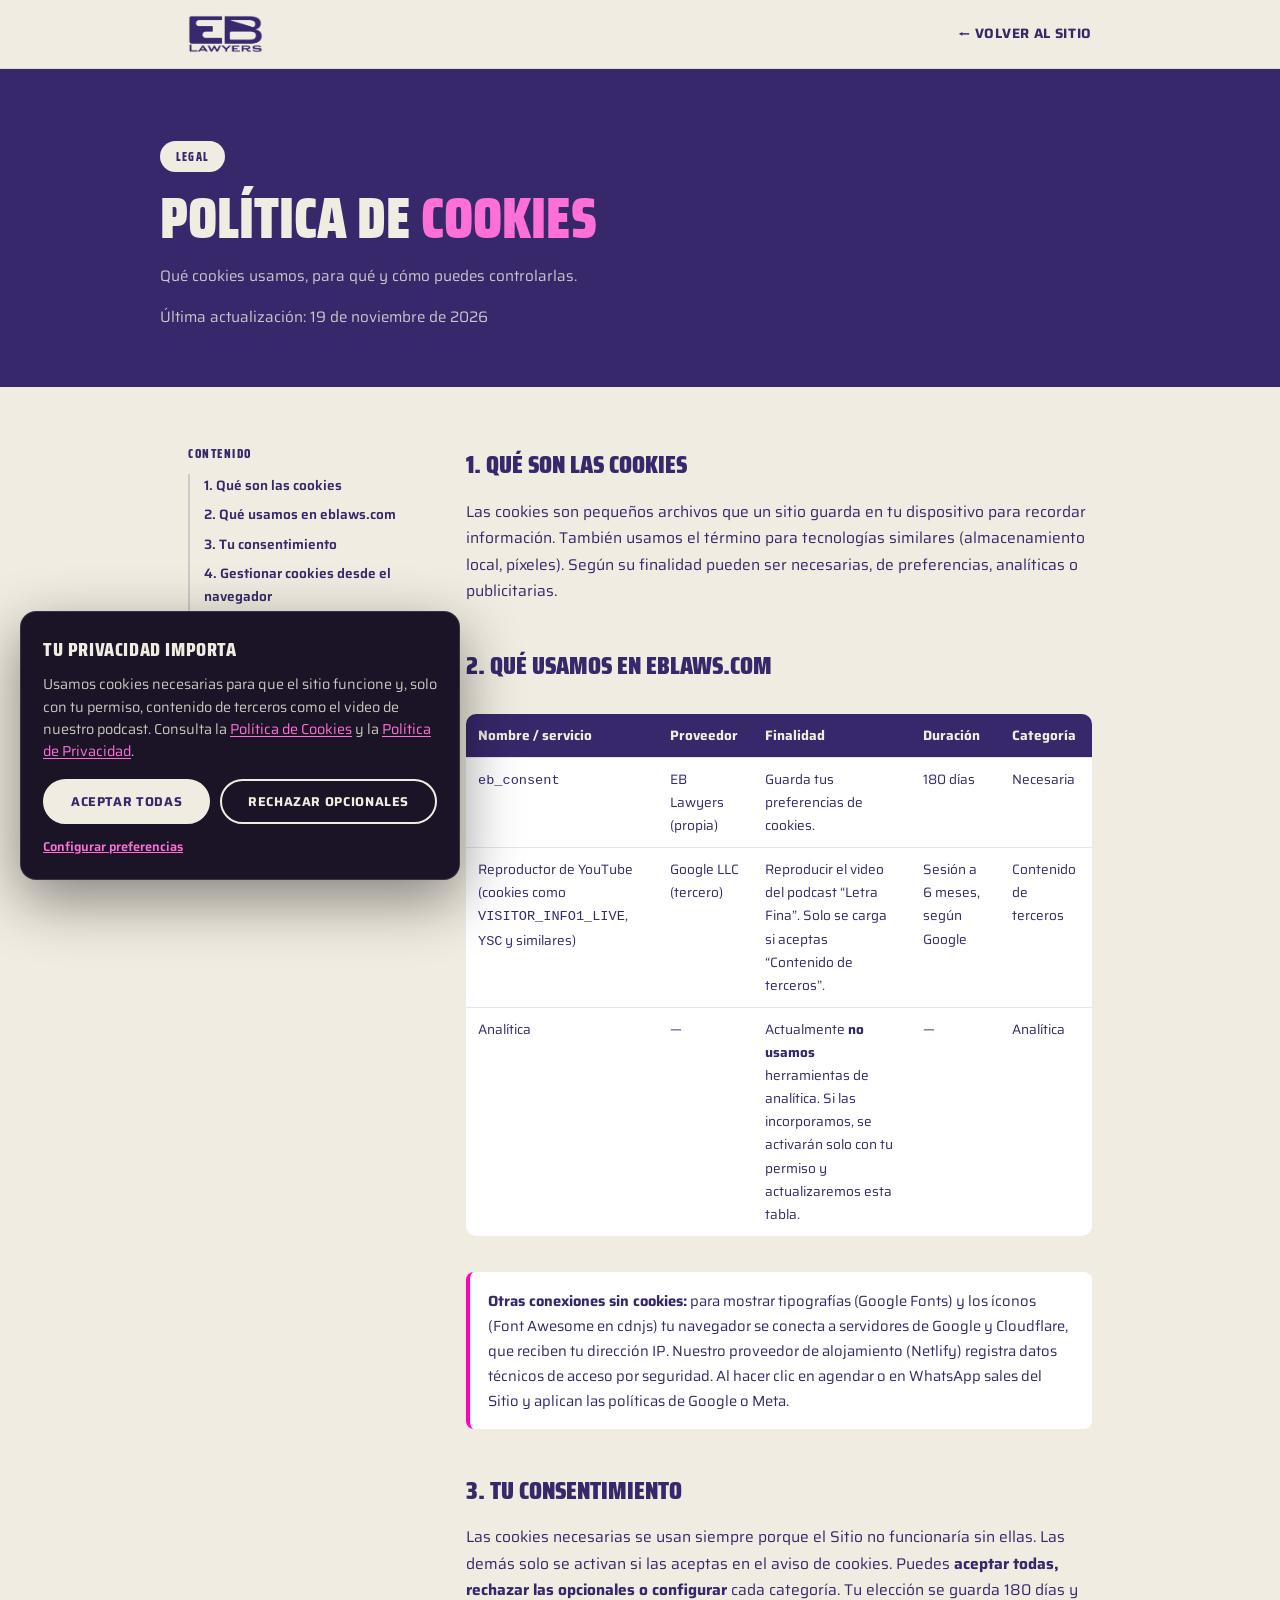
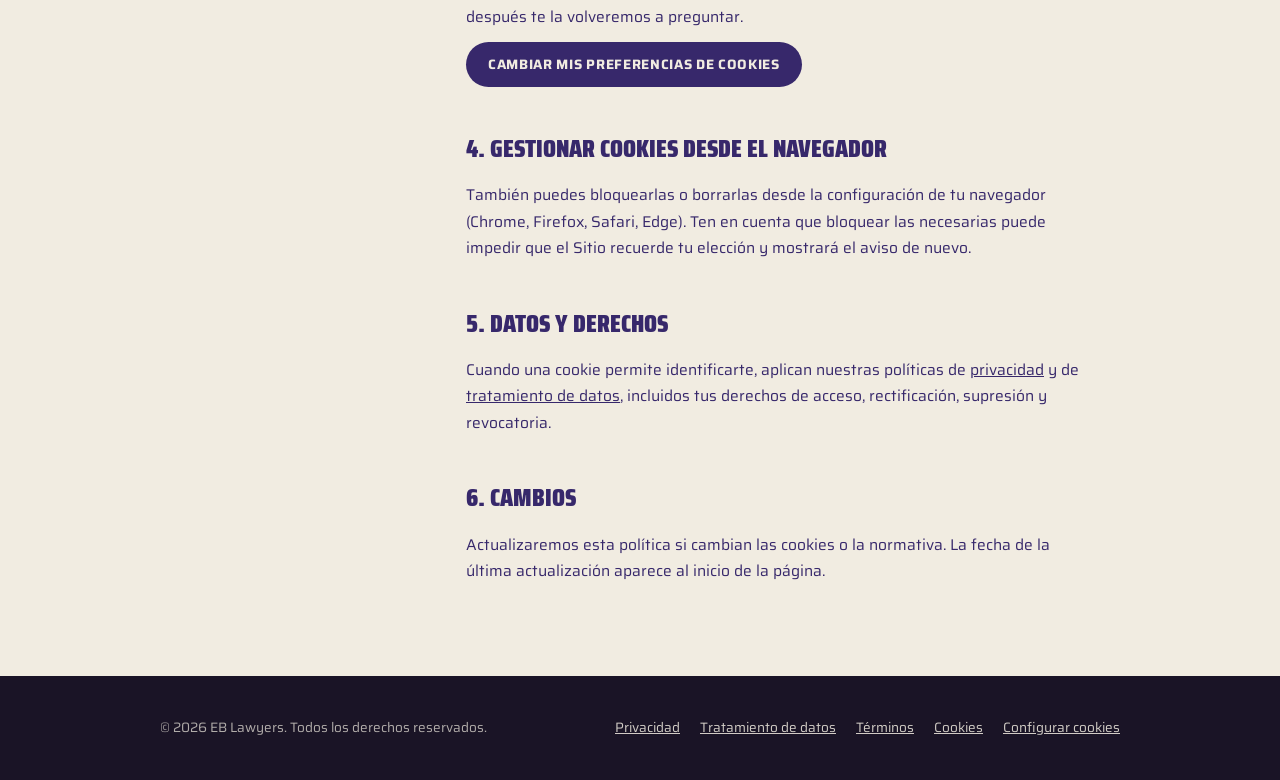
<file: cookies.html>
<!DOCTYPE html>
<html lang="es">
<head>
<meta charset="UTF-8"/>
<meta name="viewport" content="width=device-width, initial-scale=1.0"/>
<title>Política de Cookies | EB Lawyers</title>
<meta name="description" content="Qué cookies y tecnologías similares usa eblaws.com, para qué sirven, cuánto duran y cómo aceptar, rechazar o cambiar tus preferencias en cualquier momento."/>
<meta name="robots" content="index,follow"/>
<link rel="canonical" href="https://eblaws.com/cookies.html"/>
<meta property="og:type" content="website"/><meta property="og:locale" content="es_CO"/><meta property="og:site_name" content="EB Lawyers"/>
<meta property="og:title" content="Política de Cookies | EB Lawyers"/><meta property="og:description" content="Qué cookies y tecnologías similares usa eblaws.com, para qué sirven, cuánto duran y cómo aceptar, rechazar o cambiar tus preferencias en cualquier momento."/><meta property="og:url" content="https://eblaws.com/cookies.html"/>
<meta property="og:image" content="https://eblaws.com/assets/img/og-eb-lawyers.jpg"/>
<link rel="icon" type="image/x-icon" href="/assets/favicon.ico"/>
<link rel="icon" type="image/png" sizes="32x32" href="/assets/favicon-32.png"/>
<link rel="apple-touch-icon" sizes="180x180" href="/assets/apple-touch-icon.png"/>
<link rel="preconnect" href="https://fonts.googleapis.com"/>
<link href="https://fonts.googleapis.com/css2?family=Saira:wght@400;600;700;800;900&family=Saira+Condensed:wght@800;900&display=swap" rel="stylesheet"/>
<link rel="stylesheet" href="/assets/legal.css"/>
<link rel="stylesheet" href="/assets/cookies.css"/>
<script type="application/ld+json">{"@context":"https://schema.org","@type":"WebPage","name":"Política de Cookies | EB Lawyers","url":"https://eblaws.com/cookies.html","inLanguage":"es-CO","dateModified":"2026-11-19","isPartOf":{"@type":"WebSite","name":"EB Lawyers","url":"https://eblaws.com/"},"publisher":{"@type":"LegalService","name":"EB Lawyers","url":"https://eblaws.com/"}}</script>
</head>
<body>
<header class="lg-nav"><div class="lg-nav-in">
<a href="/" aria-label="EB Lawyers — inicio"><img src="/assets/logo-blanco-web.png" alt="EB Lawyers" width="75" height="38"/></a>
<a class="lg-back" href="/">&larr; Volver al sitio</a></div></header>
<section class="lg-hero"><div class="lg-hero-in">
<span class="lg-pill">Legal</span>
<h1>POLÍTICA DE <span>COOKIES</span></h1>
<p>Qué cookies usamos, para qué y cómo puedes controlarlas.</p><p>Última actualización: 19 de noviembre de 2026</p></div></section>
<main class="lg-wrap">
<aside class="lg-toc" aria-label="Contenido de la página"><strong>Contenido</strong><ol><li><a href="#que">1. Qué son las cookies</a></li><li><a href="#usamos">2. Qué usamos en eblaws.com</a></li><li><a href="#consentimiento">3. Tu consentimiento</a></li><li><a href="#navegador">4. Gestionar cookies desde el navegador</a></li><li><a href="#derechos">5. Datos y derechos</a></li><li><a href="#cambios">6. Cambios</a></li></ol></aside>
<article class="lg-doc"><h2 id="que">1. Qué son las cookies</h2>
<p>Las cookies son pequeños archivos que un sitio guarda en tu dispositivo para recordar información. También usamos el término para tecnologías similares (almacenamiento local, píxeles). Según su finalidad pueden ser necesarias, de preferencias, analíticas o publicitarias.</p><h2 id="usamos">2. Qué usamos en eblaws.com</h2>
<div class="lg-scroll"><table class="lg-table"><thead><tr><th>Nombre / servicio</th><th>Proveedor</th><th>Finalidad</th><th>Duración</th><th>Categoría</th></tr></thead><tbody>
<tr><td><code>eb_consent</code></td><td>EB Lawyers (propia)</td><td>Guarda tus preferencias de cookies.</td><td>180 días</td><td>Necesaria</td></tr>
<tr><td>Reproductor de YouTube (cookies como <code>VISITOR_INFO1_LIVE</code>, <code>YSC</code> y similares)</td><td>Google LLC (tercero)</td><td>Reproducir el video del podcast “Letra Fina”. Solo se carga si aceptas “Contenido de terceros”.</td><td>Sesión a 6 meses, según Google</td><td>Contenido de terceros</td></tr>
<tr><td>Analítica</td><td>—</td><td>Actualmente <strong>no usamos</strong> herramientas de analítica. Si las incorporamos, se activarán solo con tu permiso y actualizaremos esta tabla.</td><td>—</td><td>Analítica</td></tr></tbody></table></div>
<div class="lg-note"><strong>Otras conexiones sin cookies:</strong> para mostrar tipografías (Google Fonts) y los íconos (Font Awesome en cdnjs) tu navegador se conecta a servidores de Google y Cloudflare, que reciben tu dirección IP. Nuestro proveedor de alojamiento (Netlify) registra datos técnicos de acceso por seguridad. Al hacer clic en agendar o en WhatsApp sales del Sitio y aplican las políticas de Google o Meta.</div><h2 id="consentimiento">3. Tu consentimiento</h2>
<p>Las cookies necesarias se usan siempre porque el Sitio no funcionaría sin ellas. Las demás solo se activan si las aceptas en el aviso de cookies. Puedes <strong>aceptar todas, rechazar las opcionales o configurar</strong> cada categoría. Tu elección se guarda 180 días y después te la volveremos a preguntar.</p>
<p><button type="button" data-cookie-settings style="font:700 .85rem 'Saira',sans-serif;text-transform:uppercase;letter-spacing:.05em;background:#37286b;color:#f1ece1;border:0;border-radius:999px;padding:12px 22px;cursor:pointer">Cambiar mis preferencias de cookies</button></p><h2 id="navegador">4. Gestionar cookies desde el navegador</h2>
<p>También puedes bloquearlas o borrarlas desde la configuración de tu navegador (Chrome, Firefox, Safari, Edge). Ten en cuenta que bloquear las necesarias puede impedir que el Sitio recuerde tu elección y mostrará el aviso de nuevo.</p><h2 id="derechos">5. Datos y derechos</h2>
<p>Cuando una cookie permite identificarte, aplican nuestras políticas de <a href="/privacidad.html">privacidad</a> y de <a href="/tratamiento-datos.html">tratamiento de datos</a>, incluidos tus derechos de acceso, rectificación, supresión y revocatoria.</p><h2 id="cambios">6. Cambios</h2>
<p>Actualizaremos esta política si cambian las cookies o la normativa. La fecha de la última actualización aparece al inicio de la página.</p></article>
</main>
<footer class="lg-foot"><div class="lg-foot-in">
<p>© 2026 EB Lawyers. Todos los derechos reservados.</p>
<nav aria-label="Políticas legales"><a href="/privacidad.html">Privacidad</a><a href="/tratamiento-datos.html">Tratamiento de datos</a><a href="/terminos.html">Términos</a><a href="/cookies.html">Cookies</a><button type="button" data-cookie-settings>Configurar cookies</button></nav></div></footer>
<script src="/assets/cookies.js" defer></script>
</body>
</html>
</file>
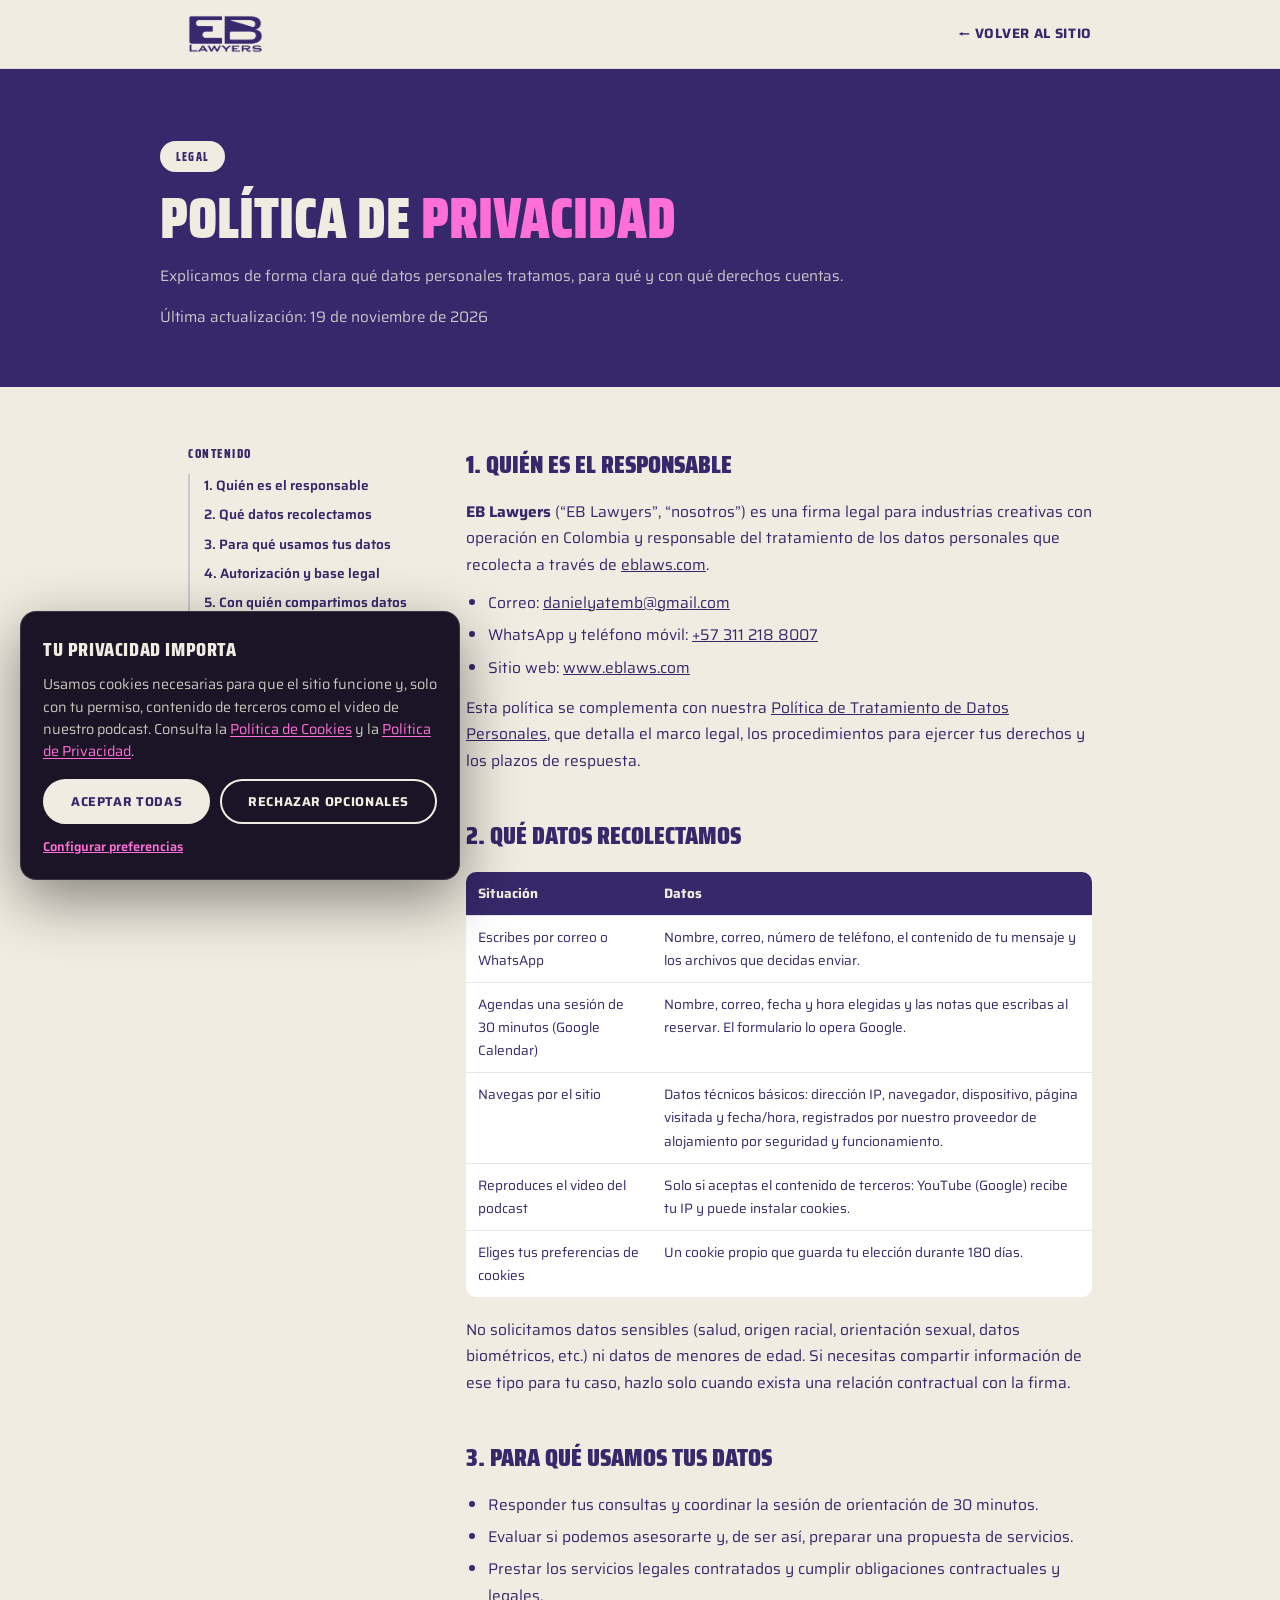
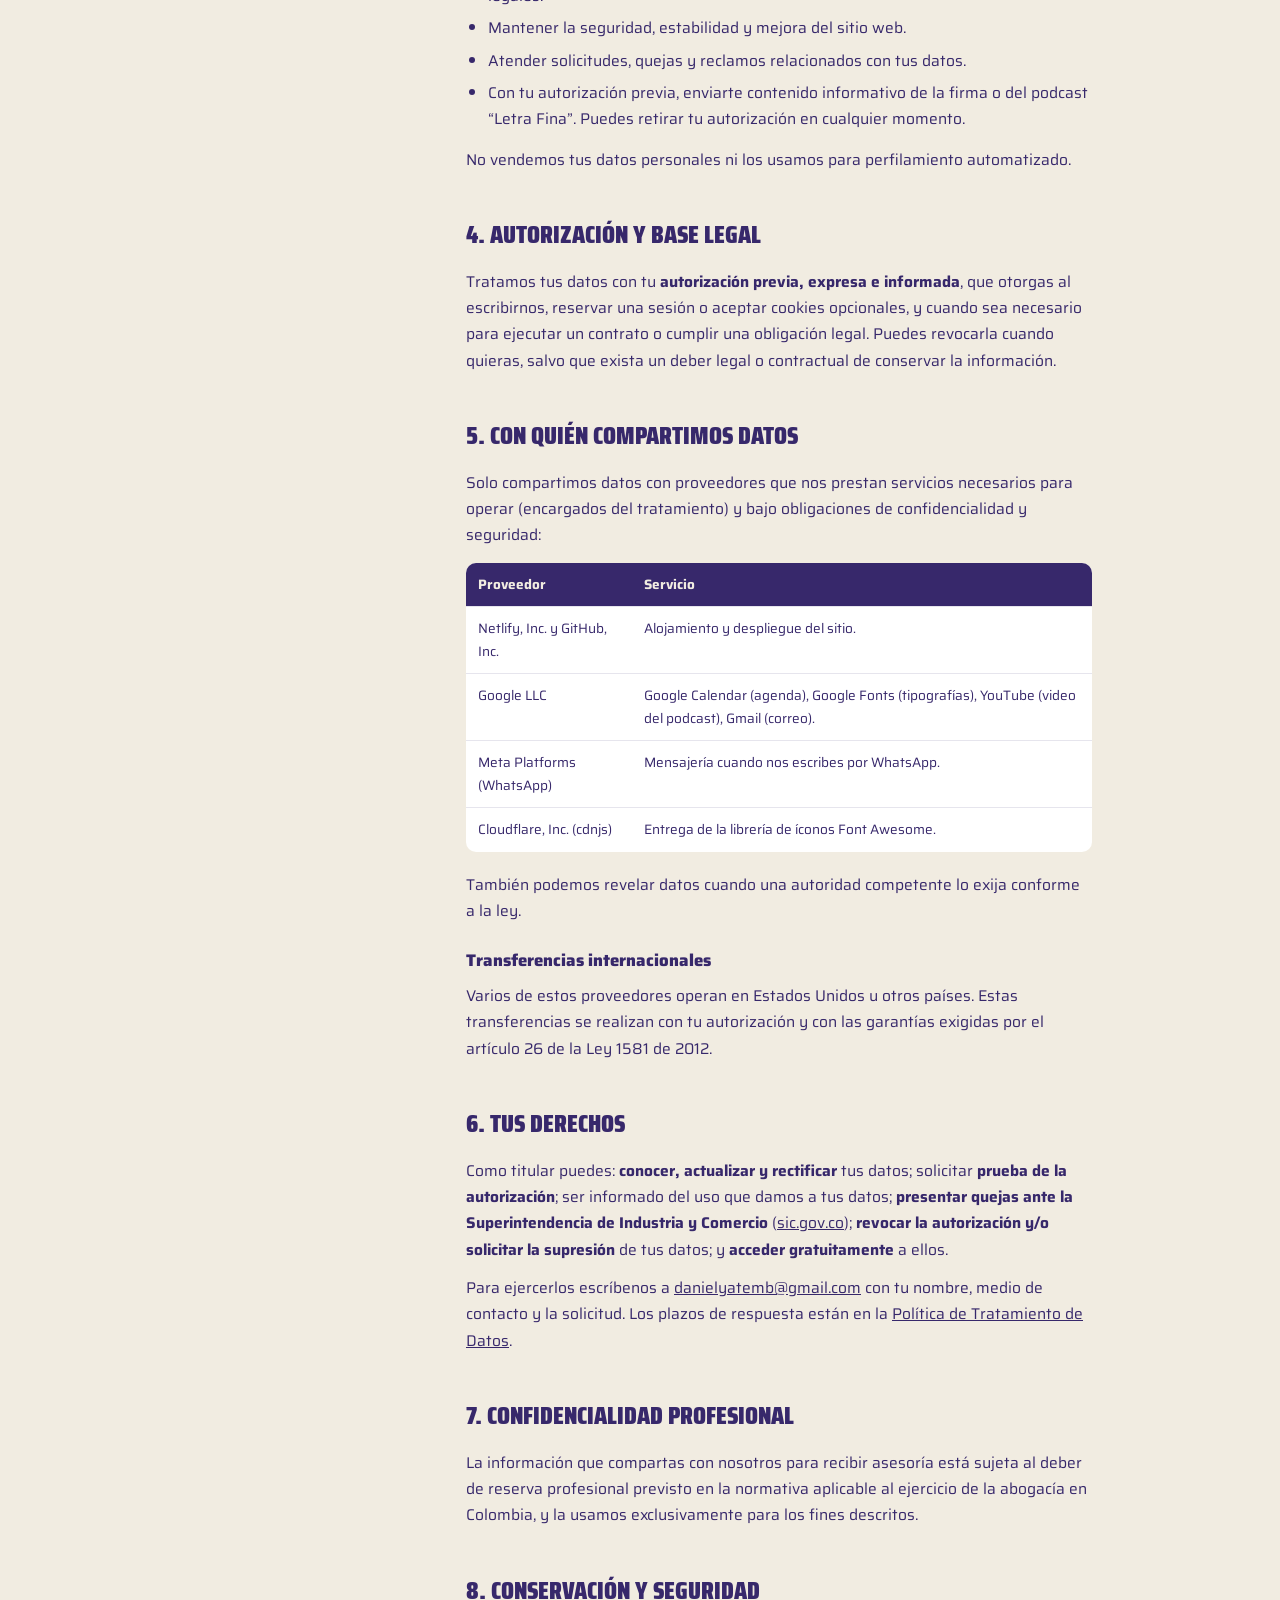
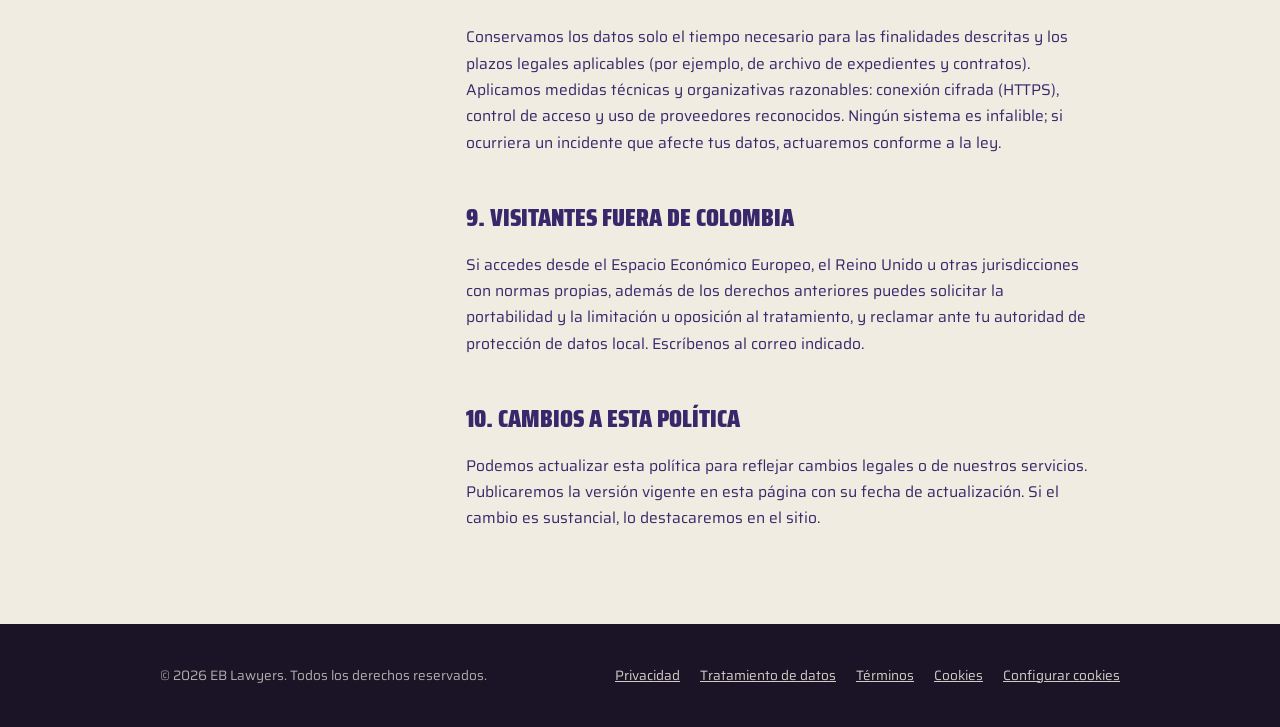
<file: privacidad.html>
<!DOCTYPE html>
<html lang="es">
<head>
<meta charset="UTF-8"/>
<meta name="viewport" content="width=device-width, initial-scale=1.0"/>
<title>Política de Privacidad | EB Lawyers</title>
<meta name="description" content="Cómo EB Lawyers recolecta, usa y protege tus datos personales cuando visitas eblaws.com, agendas una sesión o nos contactas. Conforme a la Ley 1581 de 2012 de Colombia."/>
<meta name="robots" content="index,follow"/>
<link rel="canonical" href="https://eblaws.com/privacidad.html"/>
<meta property="og:type" content="website"/><meta property="og:locale" content="es_CO"/><meta property="og:site_name" content="EB Lawyers"/>
<meta property="og:title" content="Política de Privacidad | EB Lawyers"/><meta property="og:description" content="Cómo EB Lawyers recolecta, usa y protege tus datos personales cuando visitas eblaws.com, agendas una sesión o nos contactas. Conforme a la Ley 1581 de 2012 de Colombia."/><meta property="og:url" content="https://eblaws.com/privacidad.html"/>
<meta property="og:image" content="https://eblaws.com/assets/img/og-eb-lawyers.jpg"/>
<link rel="icon" type="image/x-icon" href="/assets/favicon.ico"/>
<link rel="icon" type="image/png" sizes="32x32" href="/assets/favicon-32.png"/>
<link rel="apple-touch-icon" sizes="180x180" href="/assets/apple-touch-icon.png"/>
<link rel="preconnect" href="https://fonts.googleapis.com"/>
<link href="https://fonts.googleapis.com/css2?family=Saira:wght@400;600;700;800;900&family=Saira+Condensed:wght@800;900&display=swap" rel="stylesheet"/>
<link rel="stylesheet" href="/assets/legal.css"/>
<link rel="stylesheet" href="/assets/cookies.css"/>
<script type="application/ld+json">{"@context":"https://schema.org","@type":"WebPage","name":"Política de Privacidad | EB Lawyers","url":"https://eblaws.com/privacidad.html","inLanguage":"es-CO","dateModified":"2026-11-19","isPartOf":{"@type":"WebSite","name":"EB Lawyers","url":"https://eblaws.com/"},"publisher":{"@type":"LegalService","name":"EB Lawyers","url":"https://eblaws.com/"}}</script>
</head>
<body>
<header class="lg-nav"><div class="lg-nav-in">
<a href="/" aria-label="EB Lawyers — inicio"><img src="/assets/logo-blanco-web.png" alt="EB Lawyers" width="75" height="38"/></a>
<a class="lg-back" href="/">&larr; Volver al sitio</a></div></header>
<section class="lg-hero"><div class="lg-hero-in">
<span class="lg-pill">Legal</span>
<h1>POLÍTICA DE <span>PRIVACIDAD</span></h1>
<p>Explicamos de forma clara qué datos personales tratamos, para qué y con qué derechos cuentas.</p><p>Última actualización: 19 de noviembre de 2026</p></div></section>
<main class="lg-wrap">
<aside class="lg-toc" aria-label="Contenido de la página"><strong>Contenido</strong><ol><li><a href="#responsable">1. Quién es el responsable</a></li><li><a href="#datos">2. Qué datos recolectamos</a></li><li><a href="#finalidades">3. Para qué usamos tus datos</a></li><li><a href="#base">4. Autorización y base legal</a></li><li><a href="#terceros">5. Con quién compartimos datos</a></li><li><a href="#derechos">6. Tus derechos</a></li><li><a href="#reserva">7. Confidencialidad profesional</a></li><li><a href="#conservacion">8. Conservación y seguridad</a></li><li><a href="#exterior">9. Visitantes fuera de Colombia</a></li><li><a href="#cambios">10. Cambios a esta política</a></li></ol></aside>
<article class="lg-doc"><h2 id="responsable">1. Quién es el responsable</h2>
<p><strong>EB Lawyers</strong> (“EB Lawyers”, “nosotros”) es una firma legal para industrias creativas con operación en Colombia y responsable del tratamiento de los datos personales que recolecta a través de <a href="https://eblaws.com">eblaws.com</a>.</p>
<ul><li>Correo: <a href="mailto:danielyatemb@gmail.com">danielyatemb@gmail.com</a></li><li>WhatsApp y teléfono móvil: <a href="tel:+573112188007">+57 311 218 8007</a></li><li>Sitio web: <a href="https://eblaws.com">www.eblaws.com</a></li></ul>
<!-- TODO: añadir razón social, NIT y domicilio principal del responsable (Art. 17 Ley 1581 de 2012) -->
<p>Esta política se complementa con nuestra <a href="/tratamiento-datos.html">Política de Tratamiento de Datos Personales</a>, que detalla el marco legal, los procedimientos para ejercer tus derechos y los plazos de respuesta.</p><h2 id="datos">2. Qué datos recolectamos</h2>
<table class="lg-table"><thead><tr><th>Situación</th><th>Datos</th></tr></thead><tbody>
<tr><td>Escribes por correo o WhatsApp</td><td>Nombre, correo, número de teléfono, el contenido de tu mensaje y los archivos que decidas enviar.</td></tr>
<tr><td>Agendas una sesión de 30 minutos (Google Calendar)</td><td>Nombre, correo, fecha y hora elegidas y las notas que escribas al reservar. El formulario lo opera Google.</td></tr>
<tr><td>Navegas por el sitio</td><td>Datos técnicos básicos: dirección IP, navegador, dispositivo, página visitada y fecha/hora, registrados por nuestro proveedor de alojamiento por seguridad y funcionamiento.</td></tr>
<tr><td>Reproduces el video del podcast</td><td>Solo si aceptas el contenido de terceros: YouTube (Google) recibe tu IP y puede instalar cookies.</td></tr>
<tr><td>Eliges tus preferencias de cookies</td><td>Un cookie propio que guarda tu elección durante 180 días.</td></tr></tbody></table>
<p>No solicitamos datos sensibles (salud, origen racial, orientación sexual, datos biométricos, etc.) ni datos de menores de edad. Si necesitas compartir información de ese tipo para tu caso, hazlo solo cuando exista una relación contractual con la firma.</p><h2 id="finalidades">3. Para qué usamos tus datos</h2>
<ul><li>Responder tus consultas y coordinar la sesión de orientación de 30 minutos.</li><li>Evaluar si podemos asesorarte y, de ser así, preparar una propuesta de servicios.</li><li>Prestar los servicios legales contratados y cumplir obligaciones contractuales y legales.</li><li>Mantener la seguridad, estabilidad y mejora del sitio web.</li><li>Atender solicitudes, quejas y reclamos relacionados con tus datos.</li><li>Con tu autorización previa, enviarte contenido informativo de la firma o del podcast “Letra Fina”. Puedes retirar tu autorización en cualquier momento.</li></ul>
<p>No vendemos tus datos personales ni los usamos para perfilamiento automatizado.</p><h2 id="base">4. Autorización y base legal</h2>
<p>Tratamos tus datos con tu <strong>autorización previa, expresa e informada</strong>, que otorgas al escribirnos, reservar una sesión o aceptar cookies opcionales, y cuando sea necesario para ejecutar un contrato o cumplir una obligación legal. Puedes revocarla cuando quieras, salvo que exista un deber legal o contractual de conservar la información.</p><h2 id="terceros">5. Con quién compartimos datos</h2>
<p>Solo compartimos datos con proveedores que nos prestan servicios necesarios para operar (encargados del tratamiento) y bajo obligaciones de confidencialidad y seguridad:</p>
<table class="lg-table"><thead><tr><th>Proveedor</th><th>Servicio</th></tr></thead><tbody>
<tr><td>Netlify, Inc. y GitHub, Inc.</td><td>Alojamiento y despliegue del sitio.</td></tr>
<tr><td>Google LLC</td><td>Google Calendar (agenda), Google Fonts (tipografías), YouTube (video del podcast), Gmail (correo).</td></tr>
<tr><td>Meta Platforms (WhatsApp)</td><td>Mensajería cuando nos escribes por WhatsApp.</td></tr>
<tr><td>Cloudflare, Inc. (cdnjs)</td><td>Entrega de la librería de íconos Font Awesome.</td></tr></tbody></table>
<p>También podemos revelar datos cuando una autoridad competente lo exija conforme a la ley.</p>
<h3>Transferencias internacionales</h3>
<p>Varios de estos proveedores operan en Estados Unidos u otros países. Estas transferencias se realizan con tu autorización y con las garantías exigidas por el artículo 26 de la Ley 1581 de 2012.</p><h2 id="derechos">6. Tus derechos</h2>
<p>Como titular puedes: <strong>conocer, actualizar y rectificar</strong> tus datos; solicitar <strong>prueba de la autorización</strong>; ser informado del uso que damos a tus datos; <strong>presentar quejas ante la Superintendencia de Industria y Comercio</strong> (<a href="https://www.sic.gov.co" rel="noopener" target="_blank">sic.gov.co</a>); <strong>revocar la autorización y/o solicitar la supresión</strong> de tus datos; y <strong>acceder gratuitamente</strong> a ellos.</p>
<p>Para ejercerlos escríbenos a <a href="mailto:danielyatemb@gmail.com">danielyatemb@gmail.com</a> con tu nombre, medio de contacto y la solicitud. Los plazos de respuesta están en la <a href="/tratamiento-datos.html#procedimiento">Política de Tratamiento de Datos</a>.</p><h2 id="reserva">7. Confidencialidad profesional</h2>
<p>La información que compartas con nosotros para recibir asesoría está sujeta al deber de reserva profesional previsto en la normativa aplicable al ejercicio de la abogacía en Colombia, y la usamos exclusivamente para los fines descritos.</p><h2 id="conservacion">8. Conservación y seguridad</h2>
<p>Conservamos los datos solo el tiempo necesario para las finalidades descritas y los plazos legales aplicables (por ejemplo, de archivo de expedientes y contratos). Aplicamos medidas técnicas y organizativas razonables: conexión cifrada (HTTPS), control de acceso y uso de proveedores reconocidos. Ningún sistema es infalible; si ocurriera un incidente que afecte tus datos, actuaremos conforme a la ley.</p><h2 id="exterior">9. Visitantes fuera de Colombia</h2>
<p>Si accedes desde el Espacio Económico Europeo, el Reino Unido u otras jurisdicciones con normas propias, además de los derechos anteriores puedes solicitar la portabilidad y la limitación u oposición al tratamiento, y reclamar ante tu autoridad de protección de datos local. Escríbenos al correo indicado.</p><h2 id="cambios">10. Cambios a esta política</h2>
<p>Podemos actualizar esta política para reflejar cambios legales o de nuestros servicios. Publicaremos la versión vigente en esta página con su fecha de actualización. Si el cambio es sustancial, lo destacaremos en el sitio.</p></article>
</main>
<footer class="lg-foot"><div class="lg-foot-in">
<p>© 2026 EB Lawyers. Todos los derechos reservados.</p>
<nav aria-label="Políticas legales"><a href="/privacidad.html">Privacidad</a><a href="/tratamiento-datos.html">Tratamiento de datos</a><a href="/terminos.html">Términos</a><a href="/cookies.html">Cookies</a><button type="button" data-cookie-settings>Configurar cookies</button></nav></div></footer>
<script src="/assets/cookies.js" defer></script>
</body>
</html>
</file>
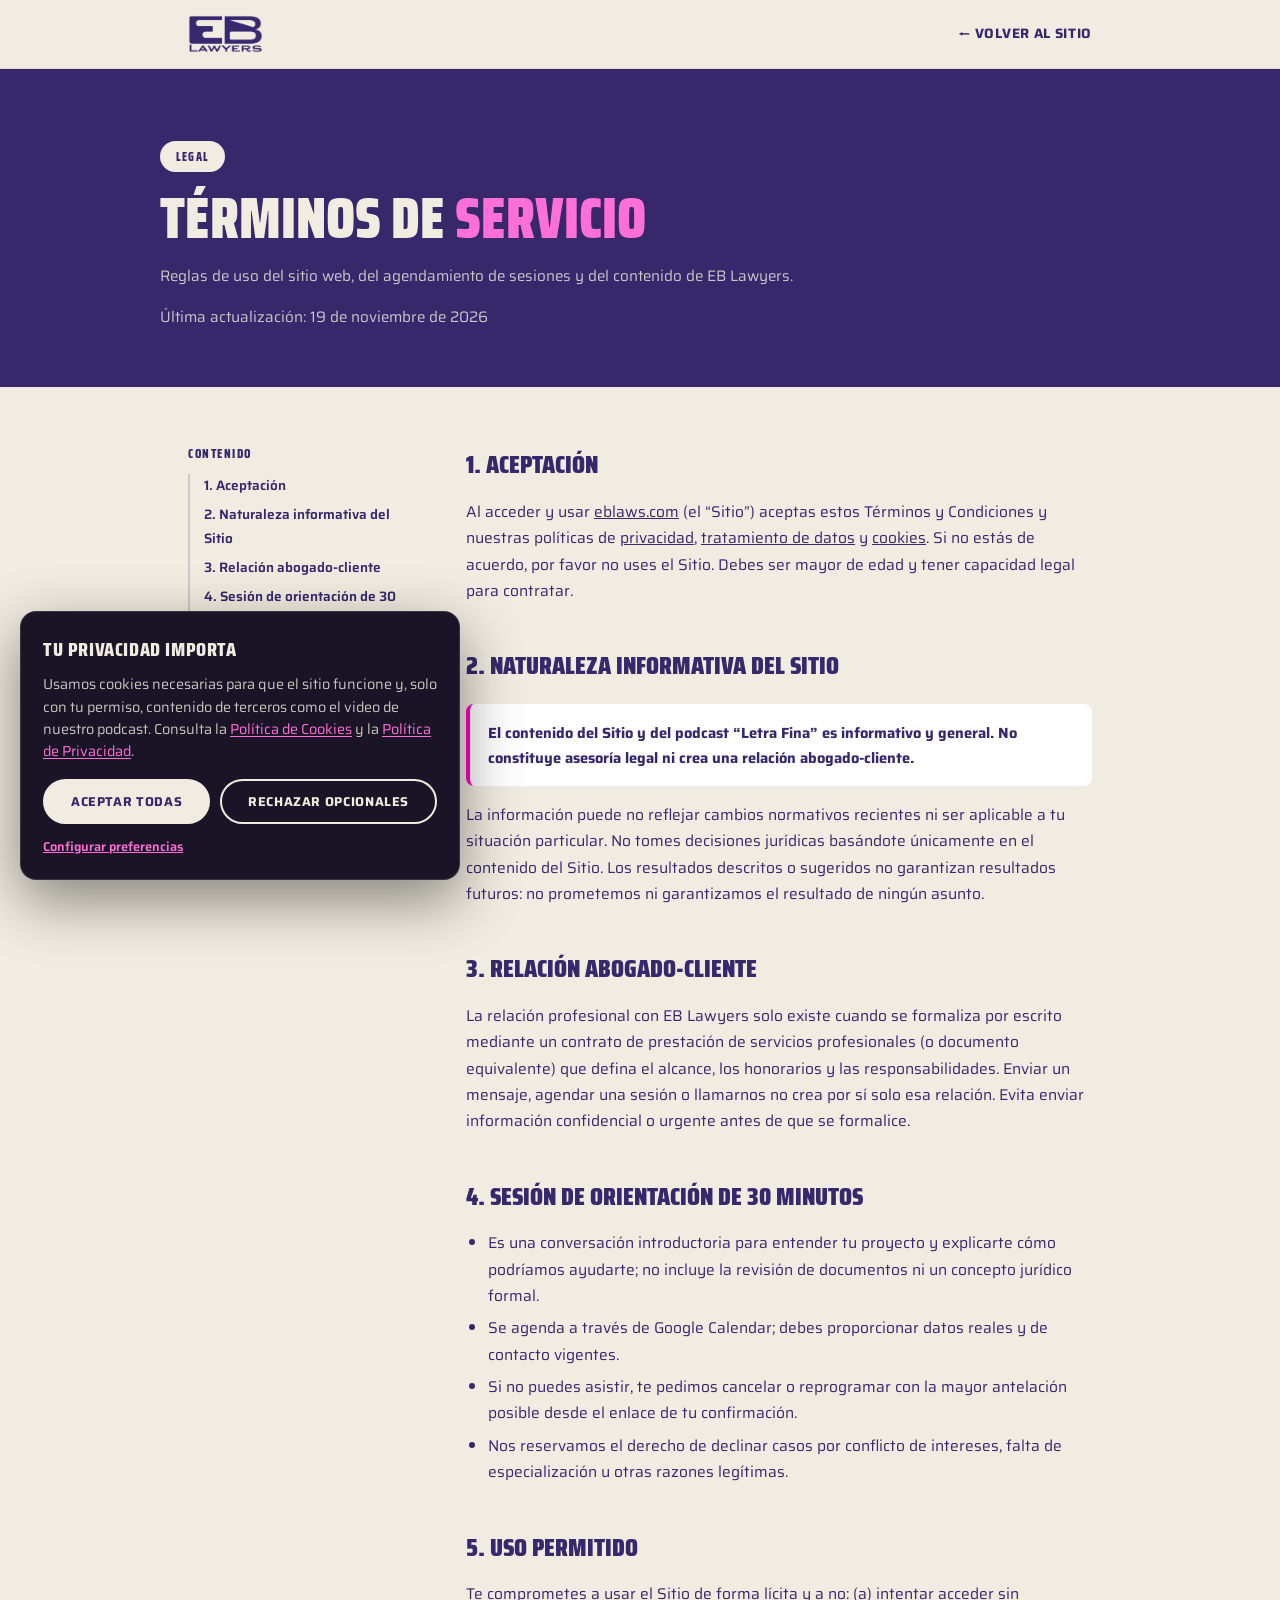
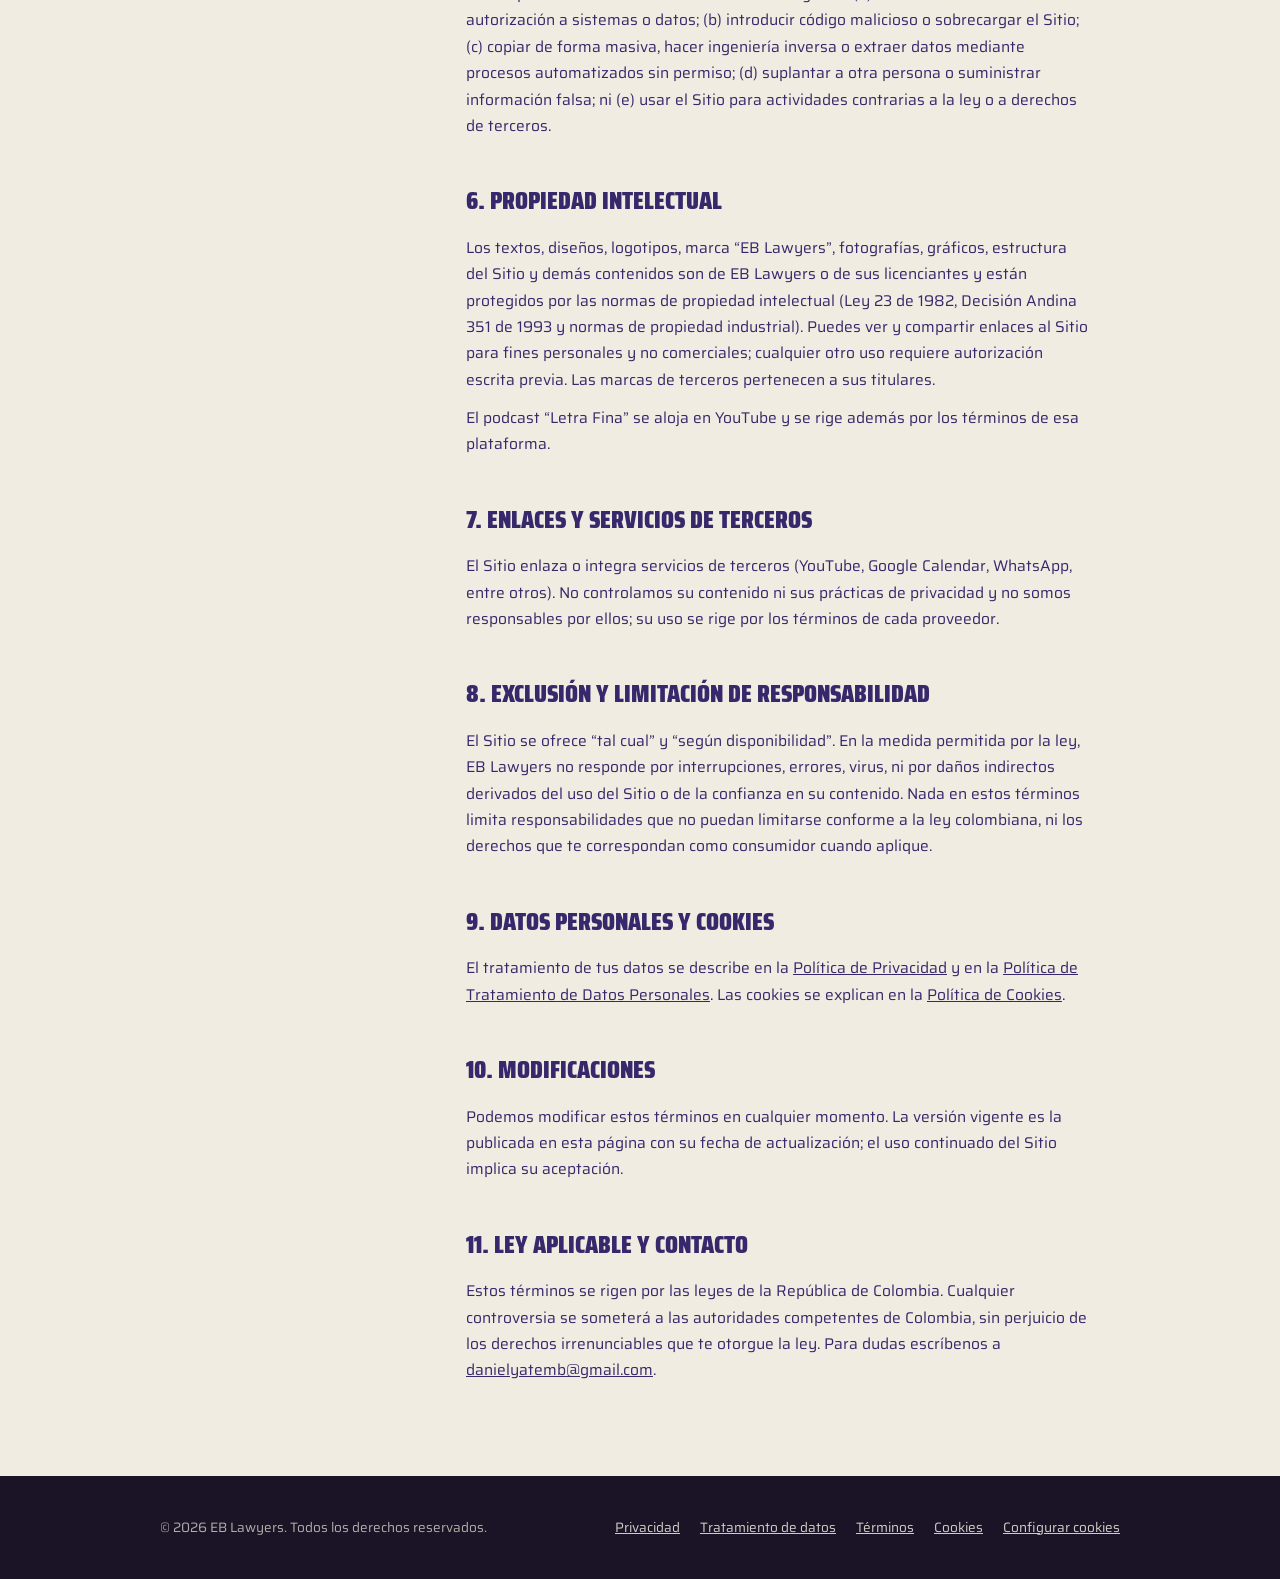
<file: terminos.html>
<!DOCTYPE html>
<html lang="es">
<head>
<meta charset="UTF-8"/>
<meta name="viewport" content="width=device-width, initial-scale=1.0"/>
<title>Términos y Condiciones de Servicio | EB Lawyers</title>
<meta name="description" content="Términos y condiciones de uso del sitio eblaws.com y de las sesiones de orientación de EB Lawyers: alcance, propiedad intelectual, responsabilidad y ley aplicable."/>
<meta name="robots" content="index,follow"/>
<link rel="canonical" href="https://eblaws.com/terminos.html"/>
<meta property="og:type" content="website"/><meta property="og:locale" content="es_CO"/><meta property="og:site_name" content="EB Lawyers"/>
<meta property="og:title" content="Términos y Condiciones de Servicio | EB Lawyers"/><meta property="og:description" content="Términos y condiciones de uso del sitio eblaws.com y de las sesiones de orientación de EB Lawyers: alcance, propiedad intelectual, responsabilidad y ley aplicable."/><meta property="og:url" content="https://eblaws.com/terminos.html"/>
<meta property="og:image" content="https://eblaws.com/assets/img/og-eb-lawyers.jpg"/>
<link rel="icon" type="image/x-icon" href="/assets/favicon.ico"/>
<link rel="icon" type="image/png" sizes="32x32" href="/assets/favicon-32.png"/>
<link rel="apple-touch-icon" sizes="180x180" href="/assets/apple-touch-icon.png"/>
<link rel="preconnect" href="https://fonts.googleapis.com"/>
<link href="https://fonts.googleapis.com/css2?family=Saira:wght@400;600;700;800;900&family=Saira+Condensed:wght@800;900&display=swap" rel="stylesheet"/>
<link rel="stylesheet" href="/assets/legal.css"/>
<link rel="stylesheet" href="/assets/cookies.css"/>
<script type="application/ld+json">{"@context":"https://schema.org","@type":"WebPage","name":"Términos y Condiciones de Servicio | EB Lawyers","url":"https://eblaws.com/terminos.html","inLanguage":"es-CO","dateModified":"2026-11-19","isPartOf":{"@type":"WebSite","name":"EB Lawyers","url":"https://eblaws.com/"},"publisher":{"@type":"LegalService","name":"EB Lawyers","url":"https://eblaws.com/"}}</script>
</head>
<body>
<header class="lg-nav"><div class="lg-nav-in">
<a href="/" aria-label="EB Lawyers — inicio"><img src="/assets/logo-blanco-web.png" alt="EB Lawyers" width="75" height="38"/></a>
<a class="lg-back" href="/">&larr; Volver al sitio</a></div></header>
<section class="lg-hero"><div class="lg-hero-in">
<span class="lg-pill">Legal</span>
<h1>TÉRMINOS DE <span>SERVICIO</span></h1>
<p>Reglas de uso del sitio web, del agendamiento de sesiones y del contenido de EB Lawyers.</p><p>Última actualización: 19 de noviembre de 2026</p></div></section>
<main class="lg-wrap">
<aside class="lg-toc" aria-label="Contenido de la página"><strong>Contenido</strong><ol><li><a href="#aceptacion">1. Aceptación</a></li><li><a href="#naturaleza">2. Naturaleza informativa del Sitio</a></li><li><a href="#relacion">3. Relación abogado-cliente</a></li><li><a href="#sesion">4. Sesión de orientación de 30 minutos</a></li><li><a href="#uso">5. Uso permitido</a></li><li><a href="#pi">6. Propiedad intelectual</a></li><li><a href="#enlaces">7. Enlaces y servicios de terceros</a></li><li><a href="#responsabilidad">8. Exclusión y limitación de responsabilidad</a></li><li><a href="#datos">9. Datos personales y cookies</a></li><li><a href="#modificaciones">10. Modificaciones</a></li><li><a href="#ley">11. Ley aplicable y contacto</a></li></ol></aside>
<article class="lg-doc"><h2 id="aceptacion">1. Aceptación</h2>
<p>Al acceder y usar <a href="https://eblaws.com">eblaws.com</a> (el “Sitio”) aceptas estos Términos y Condiciones y nuestras políticas de <a href="/privacidad.html">privacidad</a>, <a href="/tratamiento-datos.html">tratamiento de datos</a> y <a href="/cookies.html">cookies</a>. Si no estás de acuerdo, por favor no uses el Sitio. Debes ser mayor de edad y tener capacidad legal para contratar.</p><h2 id="naturaleza">2. Naturaleza informativa del Sitio</h2>
<div class="lg-note"><strong>El contenido del Sitio y del podcast “Letra Fina” es informativo y general. No constituye asesoría legal ni crea una relación abogado-cliente.</strong></div>
<p>La información puede no reflejar cambios normativos recientes ni ser aplicable a tu situación particular. No tomes decisiones jurídicas basándote únicamente en el contenido del Sitio. Los resultados descritos o sugeridos no garantizan resultados futuros: no prometemos ni garantizamos el resultado de ningún asunto.</p><h2 id="relacion">3. Relación abogado-cliente</h2>
<p>La relación profesional con EB Lawyers solo existe cuando se formaliza por escrito mediante un contrato de prestación de servicios profesionales (o documento equivalente) que defina el alcance, los honorarios y las responsabilidades. Enviar un mensaje, agendar una sesión o llamarnos no crea por sí solo esa relación. Evita enviar información confidencial o urgente antes de que se formalice.</p><h2 id="sesion">4. Sesión de orientación de 30 minutos</h2>
<ul><li>Es una conversación introductoria para entender tu proyecto y explicarte cómo podríamos ayudarte; no incluye la revisión de documentos ni un concepto jurídico formal.</li><li>Se agenda a través de Google Calendar; debes proporcionar datos reales y de contacto vigentes.</li><li>Si no puedes asistir, te pedimos cancelar o reprogramar con la mayor antelación posible desde el enlace de tu confirmación.</li><li>Nos reservamos el derecho de declinar casos por conflicto de intereses, falta de especialización u otras razones legítimas.</li></ul><h2 id="uso">5. Uso permitido</h2>
<p>Te comprometes a usar el Sitio de forma lícita y a no: (a) intentar acceder sin autorización a sistemas o datos; (b) introducir código malicioso o sobrecargar el Sitio; (c) copiar de forma masiva, hacer ingeniería inversa o extraer datos mediante procesos automatizados sin permiso; (d) suplantar a otra persona o suministrar información falsa; ni (e) usar el Sitio para actividades contrarias a la ley o a derechos de terceros.</p><h2 id="pi">6. Propiedad intelectual</h2>
<p>Los textos, diseños, logotipos, marca “EB Lawyers”, fotografías, gráficos, estructura del Sitio y demás contenidos son de EB Lawyers o de sus licenciantes y están protegidos por las normas de propiedad intelectual (Ley 23 de 1982, Decisión Andina 351 de 1993 y normas de propiedad industrial). Puedes ver y compartir enlaces al Sitio para fines personales y no comerciales; cualquier otro uso requiere autorización escrita previa. Las marcas de terceros pertenecen a sus titulares.</p>
<p>El podcast “Letra Fina” se aloja en YouTube y se rige además por los términos de esa plataforma.</p><h2 id="enlaces">7. Enlaces y servicios de terceros</h2>
<p>El Sitio enlaza o integra servicios de terceros (YouTube, Google Calendar, WhatsApp, entre otros). No controlamos su contenido ni sus prácticas de privacidad y no somos responsables por ellos; su uso se rige por los términos de cada proveedor.</p><h2 id="responsabilidad">8. Exclusión y limitación de responsabilidad</h2>
<p>El Sitio se ofrece “tal cual” y “según disponibilidad”. En la medida permitida por la ley, EB Lawyers no responde por interrupciones, errores, virus, ni por daños indirectos derivados del uso del Sitio o de la confianza en su contenido. Nada en estos términos limita responsabilidades que no puedan limitarse conforme a la ley colombiana, ni los derechos que te correspondan como consumidor cuando aplique.</p><h2 id="datos">9. Datos personales y cookies</h2>
<p>El tratamiento de tus datos se describe en la <a href="/privacidad.html">Política de Privacidad</a> y en la <a href="/tratamiento-datos.html">Política de Tratamiento de Datos Personales</a>. Las cookies se explican en la <a href="/cookies.html">Política de Cookies</a>.</p><h2 id="modificaciones">10. Modificaciones</h2>
<p>Podemos modificar estos términos en cualquier momento. La versión vigente es la publicada en esta página con su fecha de actualización; el uso continuado del Sitio implica su aceptación.</p><h2 id="ley">11. Ley aplicable y contacto</h2>
<p>Estos términos se rigen por las leyes de la República de Colombia. Cualquier controversia se someterá a las autoridades competentes de Colombia, sin perjuicio de los derechos irrenunciables que te otorgue la ley. Para dudas escríbenos a <a href="mailto:danielyatemb@gmail.com">danielyatemb@gmail.com</a>.</p></article>
</main>
<footer class="lg-foot"><div class="lg-foot-in">
<p>© 2026 EB Lawyers. Todos los derechos reservados.</p>
<nav aria-label="Políticas legales"><a href="/privacidad.html">Privacidad</a><a href="/tratamiento-datos.html">Tratamiento de datos</a><a href="/terminos.html">Términos</a><a href="/cookies.html">Cookies</a><button type="button" data-cookie-settings>Configurar cookies</button></nav></div></footer>
<script src="/assets/cookies.js" defer></script>
</body>
</html>
</file>
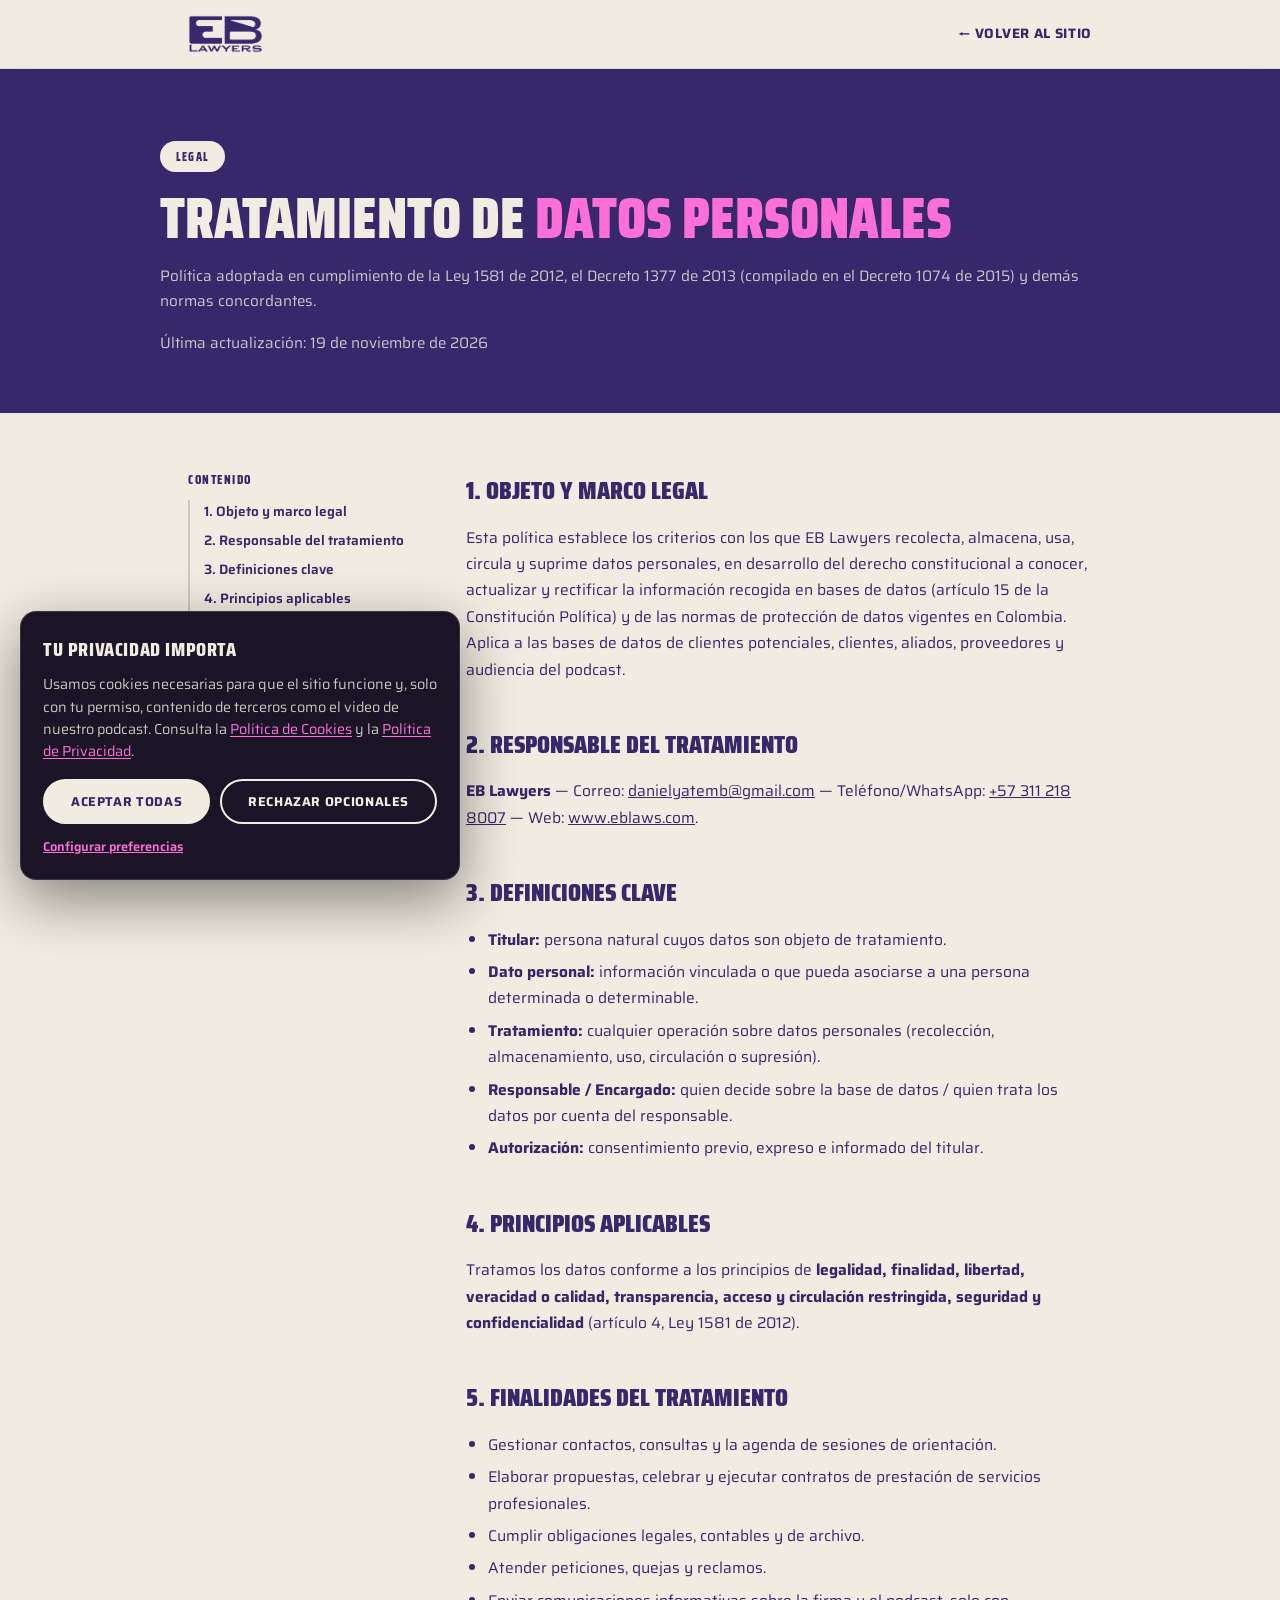
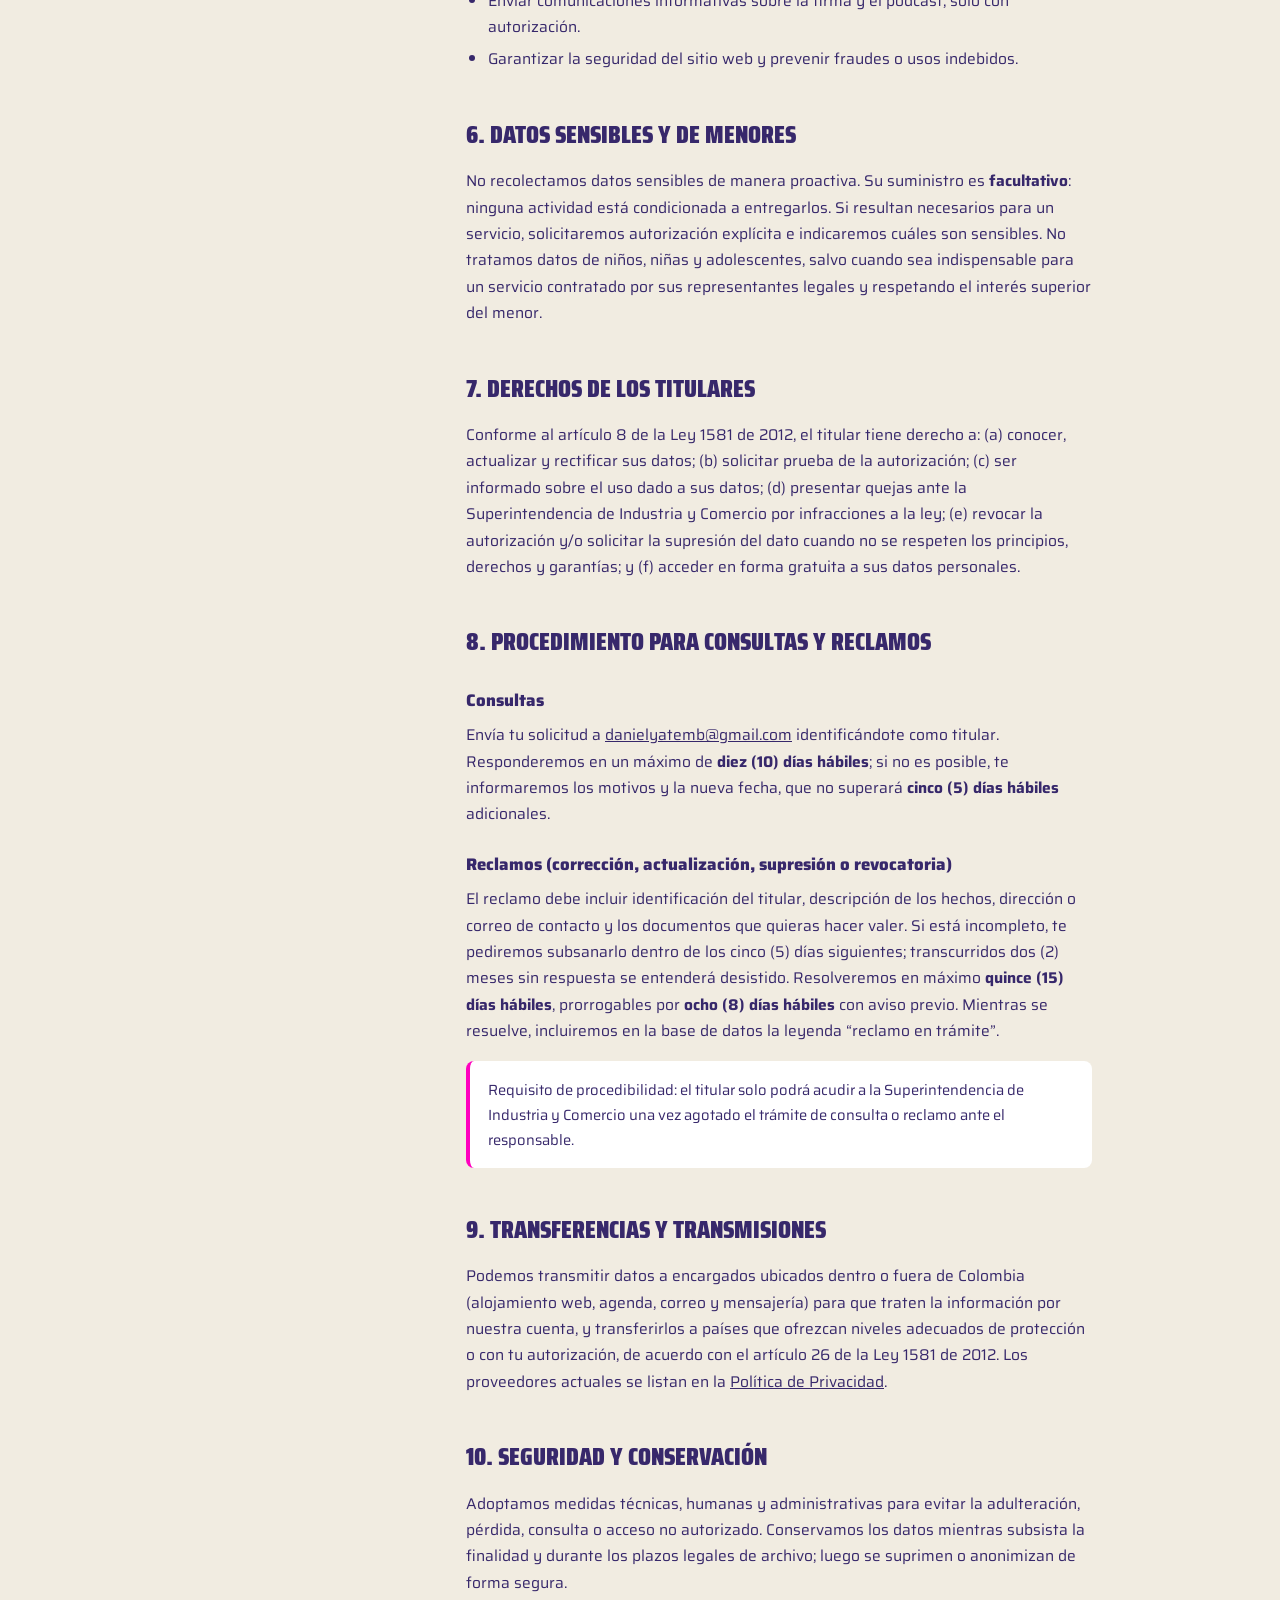
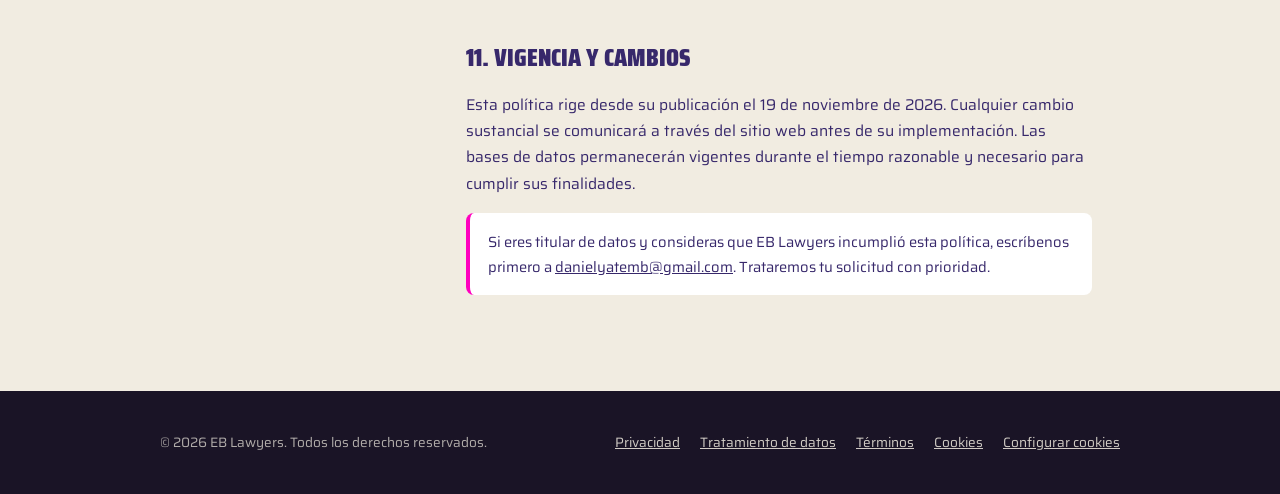
<file: tratamiento-datos.html>
<!DOCTYPE html>
<html lang="es">
<head>
<meta charset="UTF-8"/>
<meta name="viewport" content="width=device-width, initial-scale=1.0"/>
<title>Política de Tratamiento de Datos Personales | EB Lawyers</title>
<meta name="description" content="Política de Tratamiento de Datos Personales de EB Lawyers: marco legal (Ley 1581 de 2012), principios, derechos de los titulares y procedimiento de consultas y reclamos."/>
<meta name="robots" content="index,follow"/>
<link rel="canonical" href="https://eblaws.com/tratamiento-datos.html"/>
<meta property="og:type" content="website"/><meta property="og:locale" content="es_CO"/><meta property="og:site_name" content="EB Lawyers"/>
<meta property="og:title" content="Política de Tratamiento de Datos Personales | EB Lawyers"/><meta property="og:description" content="Política de Tratamiento de Datos Personales de EB Lawyers: marco legal (Ley 1581 de 2012), principios, derechos de los titulares y procedimiento de consultas y reclamos."/><meta property="og:url" content="https://eblaws.com/tratamiento-datos.html"/>
<meta property="og:image" content="https://eblaws.com/assets/img/og-eb-lawyers.jpg"/>
<link rel="icon" type="image/x-icon" href="/assets/favicon.ico"/>
<link rel="icon" type="image/png" sizes="32x32" href="/assets/favicon-32.png"/>
<link rel="apple-touch-icon" sizes="180x180" href="/assets/apple-touch-icon.png"/>
<link rel="preconnect" href="https://fonts.googleapis.com"/>
<link href="https://fonts.googleapis.com/css2?family=Saira:wght@400;600;700;800;900&family=Saira+Condensed:wght@800;900&display=swap" rel="stylesheet"/>
<link rel="stylesheet" href="/assets/legal.css"/>
<link rel="stylesheet" href="/assets/cookies.css"/>
<script type="application/ld+json">{"@context":"https://schema.org","@type":"WebPage","name":"Política de Tratamiento de Datos Personales | EB Lawyers","url":"https://eblaws.com/tratamiento-datos.html","inLanguage":"es-CO","dateModified":"2026-11-19","isPartOf":{"@type":"WebSite","name":"EB Lawyers","url":"https://eblaws.com/"},"publisher":{"@type":"LegalService","name":"EB Lawyers","url":"https://eblaws.com/"}}</script>
</head>
<body>
<header class="lg-nav"><div class="lg-nav-in">
<a href="/" aria-label="EB Lawyers — inicio"><img src="/assets/logo-blanco-web.png" alt="EB Lawyers" width="75" height="38"/></a>
<a class="lg-back" href="/">&larr; Volver al sitio</a></div></header>
<section class="lg-hero"><div class="lg-hero-in">
<span class="lg-pill">Legal</span>
<h1>TRATAMIENTO DE <span>DATOS PERSONALES</span></h1>
<p>Política adoptada en cumplimiento de la Ley 1581 de 2012, el Decreto 1377 de 2013 (compilado en el Decreto 1074 de 2015) y demás normas concordantes.</p><p>Última actualización: 19 de noviembre de 2026</p></div></section>
<main class="lg-wrap">
<aside class="lg-toc" aria-label="Contenido de la página"><strong>Contenido</strong><ol><li><a href="#marco">1. Objeto y marco legal</a></li><li><a href="#responsable">2. Responsable del tratamiento</a></li><li><a href="#definiciones">3. Definiciones clave</a></li><li><a href="#principios">4. Principios aplicables</a></li><li><a href="#finalidades">5. Finalidades del tratamiento</a></li><li><a href="#sensibles">6. Datos sensibles y de menores</a></li><li><a href="#derechos">7. Derechos de los titulares</a></li><li><a href="#procedimiento">8. Procedimiento para consultas y reclamos</a></li><li><a href="#transferencias">9. Transferencias y transmisiones</a></li><li><a href="#seguridad">10. Seguridad y conservación</a></li><li><a href="#vigencia">11. Vigencia y cambios</a></li></ol></aside>
<article class="lg-doc"><h2 id="marco">1. Objeto y marco legal</h2>
<p>Esta política establece los criterios con los que EB Lawyers recolecta, almacena, usa, circula y suprime datos personales, en desarrollo del derecho constitucional a conocer, actualizar y rectificar la información recogida en bases de datos (artículo 15 de la Constitución Política) y de las normas de protección de datos vigentes en Colombia. Aplica a las bases de datos de clientes potenciales, clientes, aliados, proveedores y audiencia del podcast.</p><h2 id="responsable">2. Responsable del tratamiento</h2>
<p><strong>EB Lawyers</strong> — Correo: <a href="mailto:danielyatemb@gmail.com">danielyatemb@gmail.com</a> — Teléfono/WhatsApp: <a href="tel:+573112188007">+57 311 218 8007</a> — Web: <a href="https://eblaws.com">www.eblaws.com</a>.</p>
<!-- TODO: añadir razón social, NIT y dirección física --><h2 id="definiciones">3. Definiciones clave</h2>
<ul><li><strong>Titular:</strong> persona natural cuyos datos son objeto de tratamiento.</li><li><strong>Dato personal:</strong> información vinculada o que pueda asociarse a una persona determinada o determinable.</li><li><strong>Tratamiento:</strong> cualquier operación sobre datos personales (recolección, almacenamiento, uso, circulación o supresión).</li><li><strong>Responsable / Encargado:</strong> quien decide sobre la base de datos / quien trata los datos por cuenta del responsable.</li><li><strong>Autorización:</strong> consentimiento previo, expreso e informado del titular.</li></ul><h2 id="principios">4. Principios aplicables</h2>
<p>Tratamos los datos conforme a los principios de <strong>legalidad, finalidad, libertad, veracidad o calidad, transparencia, acceso y circulación restringida, seguridad y confidencialidad</strong> (artículo 4, Ley 1581 de 2012).</p><h2 id="finalidades">5. Finalidades del tratamiento</h2>
<ul><li>Gestionar contactos, consultas y la agenda de sesiones de orientación.</li><li>Elaborar propuestas, celebrar y ejecutar contratos de prestación de servicios profesionales.</li><li>Cumplir obligaciones legales, contables y de archivo.</li><li>Atender peticiones, quejas y reclamos.</li><li>Enviar comunicaciones informativas sobre la firma y el podcast, solo con autorización.</li><li>Garantizar la seguridad del sitio web y prevenir fraudes o usos indebidos.</li></ul><h2 id="sensibles">6. Datos sensibles y de menores</h2>
<p>No recolectamos datos sensibles de manera proactiva. Su suministro es <strong>facultativo</strong>: ninguna actividad está condicionada a entregarlos. Si resultan necesarios para un servicio, solicitaremos autorización explícita e indicaremos cuáles son sensibles. No tratamos datos de niños, niñas y adolescentes, salvo cuando sea indispensable para un servicio contratado por sus representantes legales y respetando el interés superior del menor.</p><h2 id="derechos">7. Derechos de los titulares</h2>
<p>Conforme al artículo 8 de la Ley 1581 de 2012, el titular tiene derecho a: (a) conocer, actualizar y rectificar sus datos; (b) solicitar prueba de la autorización; (c) ser informado sobre el uso dado a sus datos; (d) presentar quejas ante la Superintendencia de Industria y Comercio por infracciones a la ley; (e) revocar la autorización y/o solicitar la supresión del dato cuando no se respeten los principios, derechos y garantías; y (f) acceder en forma gratuita a sus datos personales.</p><h2 id="procedimiento">8. Procedimiento para consultas y reclamos</h2>
<h3>Consultas</h3>
<p>Envía tu solicitud a <a href="mailto:danielyatemb@gmail.com">danielyatemb@gmail.com</a> identificándote como titular. Responderemos en un máximo de <strong>diez (10) días hábiles</strong>; si no es posible, te informaremos los motivos y la nueva fecha, que no superará <strong>cinco (5) días hábiles</strong> adicionales.</p>
<h3>Reclamos (corrección, actualización, supresión o revocatoria)</h3>
<p>El reclamo debe incluir identificación del titular, descripción de los hechos, dirección o correo de contacto y los documentos que quieras hacer valer. Si está incompleto, te pediremos subsanarlo dentro de los cinco (5) días siguientes; transcurridos dos (2) meses sin respuesta se entenderá desistido. Resolveremos en máximo <strong>quince (15) días hábiles</strong>, prorrogables por <strong>ocho (8) días hábiles</strong> con aviso previo. Mientras se resuelve, incluiremos en la base de datos la leyenda “reclamo en trámite”.</p>
<div class="lg-note">Requisito de procedibilidad: el titular solo podrá acudir a la Superintendencia de Industria y Comercio una vez agotado el trámite de consulta o reclamo ante el responsable.</div><h2 id="transferencias">9. Transferencias y transmisiones</h2>
<p>Podemos transmitir datos a encargados ubicados dentro o fuera de Colombia (alojamiento web, agenda, correo y mensajería) para que traten la información por nuestra cuenta, y transferirlos a países que ofrezcan niveles adecuados de protección o con tu autorización, de acuerdo con el artículo 26 de la Ley 1581 de 2012. Los proveedores actuales se listan en la <a href="/privacidad.html#terceros">Política de Privacidad</a>.</p><h2 id="seguridad">10. Seguridad y conservación</h2>
<p>Adoptamos medidas técnicas, humanas y administrativas para evitar la adulteración, pérdida, consulta o acceso no autorizado. Conservamos los datos mientras subsista la finalidad y durante los plazos legales de archivo; luego se suprimen o anonimizan de forma segura.</p><h2 id="vigencia">11. Vigencia y cambios</h2>
<p>Esta política rige desde su publicación el 19 de noviembre de 2026. Cualquier cambio sustancial se comunicará a través del sitio web antes de su implementación. Las bases de datos permanecerán vigentes durante el tiempo razonable y necesario para cumplir sus finalidades.</p>
<div class="lg-note">Si eres titular de datos y consideras que EB Lawyers incumplió esta política, escríbenos primero a <a href="mailto:danielyatemb@gmail.com">danielyatemb@gmail.com</a>. Trataremos tu solicitud con prioridad.</div></article>
</main>
<footer class="lg-foot"><div class="lg-foot-in">
<p>© 2026 EB Lawyers. Todos los derechos reservados.</p>
<nav aria-label="Políticas legales"><a href="/privacidad.html">Privacidad</a><a href="/tratamiento-datos.html">Tratamiento de datos</a><a href="/terminos.html">Términos</a><a href="/cookies.html">Cookies</a><button type="button" data-cookie-settings>Configurar cookies</button></nav></div></footer>
<script src="/assets/cookies.js" defer></script>
</body>
</html>
</file>
<file: assets/cookies.css>
/* EB Lawyers — cookie consent (standalone, WCAG AA) */
.ebc-banner{position:fixed;left:20px;bottom:20px;z-index:1200;width:calc(100% - 40px);max-width:440px;background:#1a1426;color:#f1ece1;border:1px solid rgba(241,236,225,.14);border-radius:16px;padding:22px;box-shadow:0 20px 60px rgba(0,0,0,.45);font-family:'Saira',system-ui,sans-serif;font-size:.9rem;line-height:1.55}
.ebc-banner h2{font-family:'Saira Condensed',sans-serif;font-weight:800;font-size:1.25rem;text-transform:uppercase;letter-spacing:.03em;margin:0 0 8px;color:#f1ece1}
.ebc-banner p{margin:0 0 16px;color:rgba(241,236,225,.82)}
.ebc-banner a{color:#ff6fd8;text-decoration:underline;text-underline-offset:2px}
.ebc-actions{display:flex;flex-wrap:wrap;gap:10px}
.ebc-btn{flex:1 1 auto;min-height:44px;padding:10px 16px;border-radius:999px;border:2px solid #f1ece1;font:700 .8rem 'Saira',sans-serif;text-transform:uppercase;letter-spacing:.05em;cursor:pointer;transition:background .2s,color .2s,transform .2s}
.ebc-btn-primary{background:#f1ece1;color:#37286b}
.ebc-btn-primary:hover{background:#fff;transform:translateY(-1px)}
.ebc-btn-ghost{background:transparent;color:#f1ece1}
.ebc-btn-ghost:hover{background:rgba(241,236,225,.12)}
.ebc-btn:focus-visible,.ebc-switch input:focus-visible+span,.ebc-close:focus-visible{outline:3px solid #ff00bf;outline-offset:3px}
.ebc-btn:disabled{opacity:.5;cursor:not-allowed}
.ebc-link{background:none;border:0;color:#ff6fd8;text-decoration:underline;font:600 .8rem 'Saira',sans-serif;cursor:pointer;padding:12px 0 0;width:100%;text-align:left}
.ebc-overlay{position:fixed;inset:0;z-index:1300;background:rgba(10,6,20,.72);display:flex;align-items:center;justify-content:center;padding:16px}
.ebc-modal{background:#f1ece1;color:#37286b;border-radius:20px;max-width:560px;width:100%;max-height:90vh;overflow:auto;padding:28px;font-family:'Saira',system-ui,sans-serif;position:relative}
.ebc-modal h2{font-family:'Saira Condensed',sans-serif;font-weight:900;font-size:1.6rem;text-transform:uppercase;margin:0 0 8px}
.ebc-modal>p{margin:0 0 18px;font-size:.9rem;line-height:1.6}
.ebc-close{position:absolute;top:14px;right:14px;width:44px;height:44px;border:0;background:transparent;color:#37286b;font-size:1.6rem;cursor:pointer;border-radius:50%}
.ebc-cat{border-top:1px solid rgba(55,40,107,.18);padding:16px 0;display:flex;gap:16px;justify-content:space-between;align-items:flex-start}
.ebc-cat h3{margin:0 0 4px;font-size:.95rem;font-weight:800}
.ebc-cat p{margin:0;font-size:.82rem;line-height:1.55;color:#37286b}
.ebc-switch{position:relative;flex:none;width:52px;height:30px}
.ebc-switch input{position:absolute;inset:0;opacity:0;width:100%;height:100%;margin:0;cursor:pointer}
.ebc-switch span{position:absolute;inset:0;border-radius:999px;background:#6b6485;transition:background .2s}
.ebc-switch span::after{content:'';position:absolute;top:3px;left:3px;width:24px;height:24px;border-radius:50%;background:#fff;transition:transform .2s}
.ebc-switch input:checked+span{background:#37286b}
.ebc-switch input:checked+span::after{transform:translateX(22px)}
.ebc-switch input:disabled{cursor:not-allowed}.ebc-switch input:disabled+span{opacity:.7}
.ebc-modal .ebc-actions{margin-top:20px}
.ebc-modal .ebc-btn{border-color:#37286b}
.ebc-modal .ebc-btn-primary{background:#37286b;color:#f1ece1}
.ebc-modal .ebc-btn-primary:hover{background:#251d50}
.ebc-modal .ebc-btn-ghost{color:#37286b}
.ebc-modal .ebc-btn-ghost:hover{background:rgba(55,40,107,.1)}
@media(max-width:480px){.ebc-banner{left:12px;bottom:12px;width:calc(100% - 24px);padding:18px}.ebc-btn{flex-basis:100%}}
@media(prefers-reduced-motion:reduce){.ebc-btn,.ebc-switch span,.ebc-switch span::after{transition:none}}
/* YouTube consent placeholder */
.yt-consent{position:absolute;inset:0;display:flex;align-items:center;justify-content:center;text-align:center;padding:24px;background-size:cover;background-position:center;color:#f1ece1}
.yt-consent::before{content:'';position:absolute;inset:0;z-index:1;background:linear-gradient(180deg,rgba(26,20,38,.55),rgba(26,20,38,.88))}
.yt-consent>div{position:relative;z-index:2;max-width:420px}
.yt-consent p{margin:0 0 14px;font-size:.88rem;line-height:1.55}
.yt-consent .ebc-btn{flex:none}
</file>
<file: assets/legal.css>
:root{--purple:#37286b;--purple-d:#251d50;--magenta:#ff00bf;--cream:#f1ece1;--cream-d:#e6dfd1;--dark:#1a1426}
*{box-sizing:border-box;margin:0;padding:0}
html{scroll-behavior:smooth}
body{font-family:'Saira',system-ui,sans-serif;background:var(--cream);color:var(--purple);line-height:1.7;font-size:1rem;-webkit-font-smoothing:antialiased}
a{color:var(--purple)}a:hover{color:#b3008a}
a:focus-visible,button:focus-visible{outline:3px solid var(--magenta);outline-offset:3px}
.lg-nav{position:sticky;top:0;z-index:50;background:rgba(241,236,225,.95);backdrop-filter:blur(12px);border-bottom:1px solid rgba(55,40,107,.1)}
.lg-nav-in{max-width:960px;margin:0 auto;padding:0 28px;height:68px;display:flex;align-items:center;justify-content:space-between;gap:16px}
.lg-nav img{height:38px;width:auto;display:block}
.lg-back{font-weight:700;font-size:.85rem;text-decoration:none;text-transform:uppercase;letter-spacing:.05em}
.lg-hero{background:var(--purple);color:var(--cream);padding:72px 28px 56px}
.lg-hero-in{max-width:960px;margin:0 auto}
.lg-pill{display:inline-block;background:var(--cream);color:var(--purple);font:800 .75rem 'Saira Condensed',sans-serif;text-transform:uppercase;letter-spacing:.1em;padding:6px 16px;border-radius:999px;margin-bottom:18px}
.lg-hero h1{font-family:'Saira Condensed',sans-serif;font-weight:900;font-size:clamp(2.2rem,6vw,3.6rem);line-height:1;text-transform:uppercase}
.lg-hero h1 span{color:#ff6fd8}
.lg-hero p{margin-top:16px;color:rgba(241,236,225,.8);font-size:.95rem}
.lg-wrap{max-width:960px;margin:0 auto;padding:56px 28px 80px;display:grid;grid-template-columns:230px 1fr;gap:48px;align-items:start}
.lg-toc{position:sticky;top:92px;font-size:.85rem}
.lg-toc strong{display:block;font:800 .8rem 'Saira Condensed',sans-serif;text-transform:uppercase;letter-spacing:.12em;margin-bottom:10px}
.lg-toc ol{list-style:none;display:flex;flex-direction:column;gap:6px;border-left:2px solid rgba(55,40,107,.18);padding-left:14px}
.lg-toc a{text-decoration:none;font-weight:600}
.lg-toc a:hover{text-decoration:underline}
.lg-doc h2{font-family:'Saira Condensed',sans-serif;font-weight:900;font-size:1.6rem;text-transform:uppercase;margin:40px 0 12px;scroll-margin-top:92px}
.lg-doc h2:first-child{margin-top:0}
.lg-doc h3{font-size:1.05rem;font-weight:800;margin:22px 0 8px}
.lg-doc p,.lg-doc li{font-size:.97rem}
.lg-doc p{margin-bottom:12px}
.lg-doc ul,.lg-doc ol{margin:0 0 14px 22px}
.lg-doc li{margin-bottom:6px}
.lg-note{background:#fff;border-left:4px solid var(--magenta);border-radius:8px;padding:16px 18px;margin:16px 0;font-size:.92rem}
.lg-table{width:100%;border-collapse:collapse;margin:14px 0 20px;font-size:.85rem;background:#fff;border-radius:10px;overflow:hidden}
.lg-table th{background:var(--purple);color:var(--cream);text-align:left;padding:10px 12px;font-weight:700}
.lg-table td{padding:10px 12px;border-top:1px solid rgba(55,40,107,.12);vertical-align:top}
.lg-scroll{overflow-x:auto}
.lg-foot{background:var(--dark);color:rgba(241,236,225,.7);padding:40px 28px;font-size:.85rem}
.lg-foot-in{max-width:960px;margin:0 auto;display:flex;flex-wrap:wrap;gap:12px 24px;justify-content:space-between;align-items:center}
.lg-foot nav{display:flex;flex-wrap:wrap;gap:8px 20px}
.lg-foot a,.lg-foot button{color:rgba(241,236,225,.85);background:none;border:0;font:inherit;text-decoration:underline;cursor:pointer;padding:0}
.lg-foot a:hover,.lg-foot button:hover{color:#ff6fd8}
@media(max-width:820px){.lg-wrap{grid-template-columns:1fr;gap:28px;padding-top:36px}.lg-toc{position:static}}
</file>
